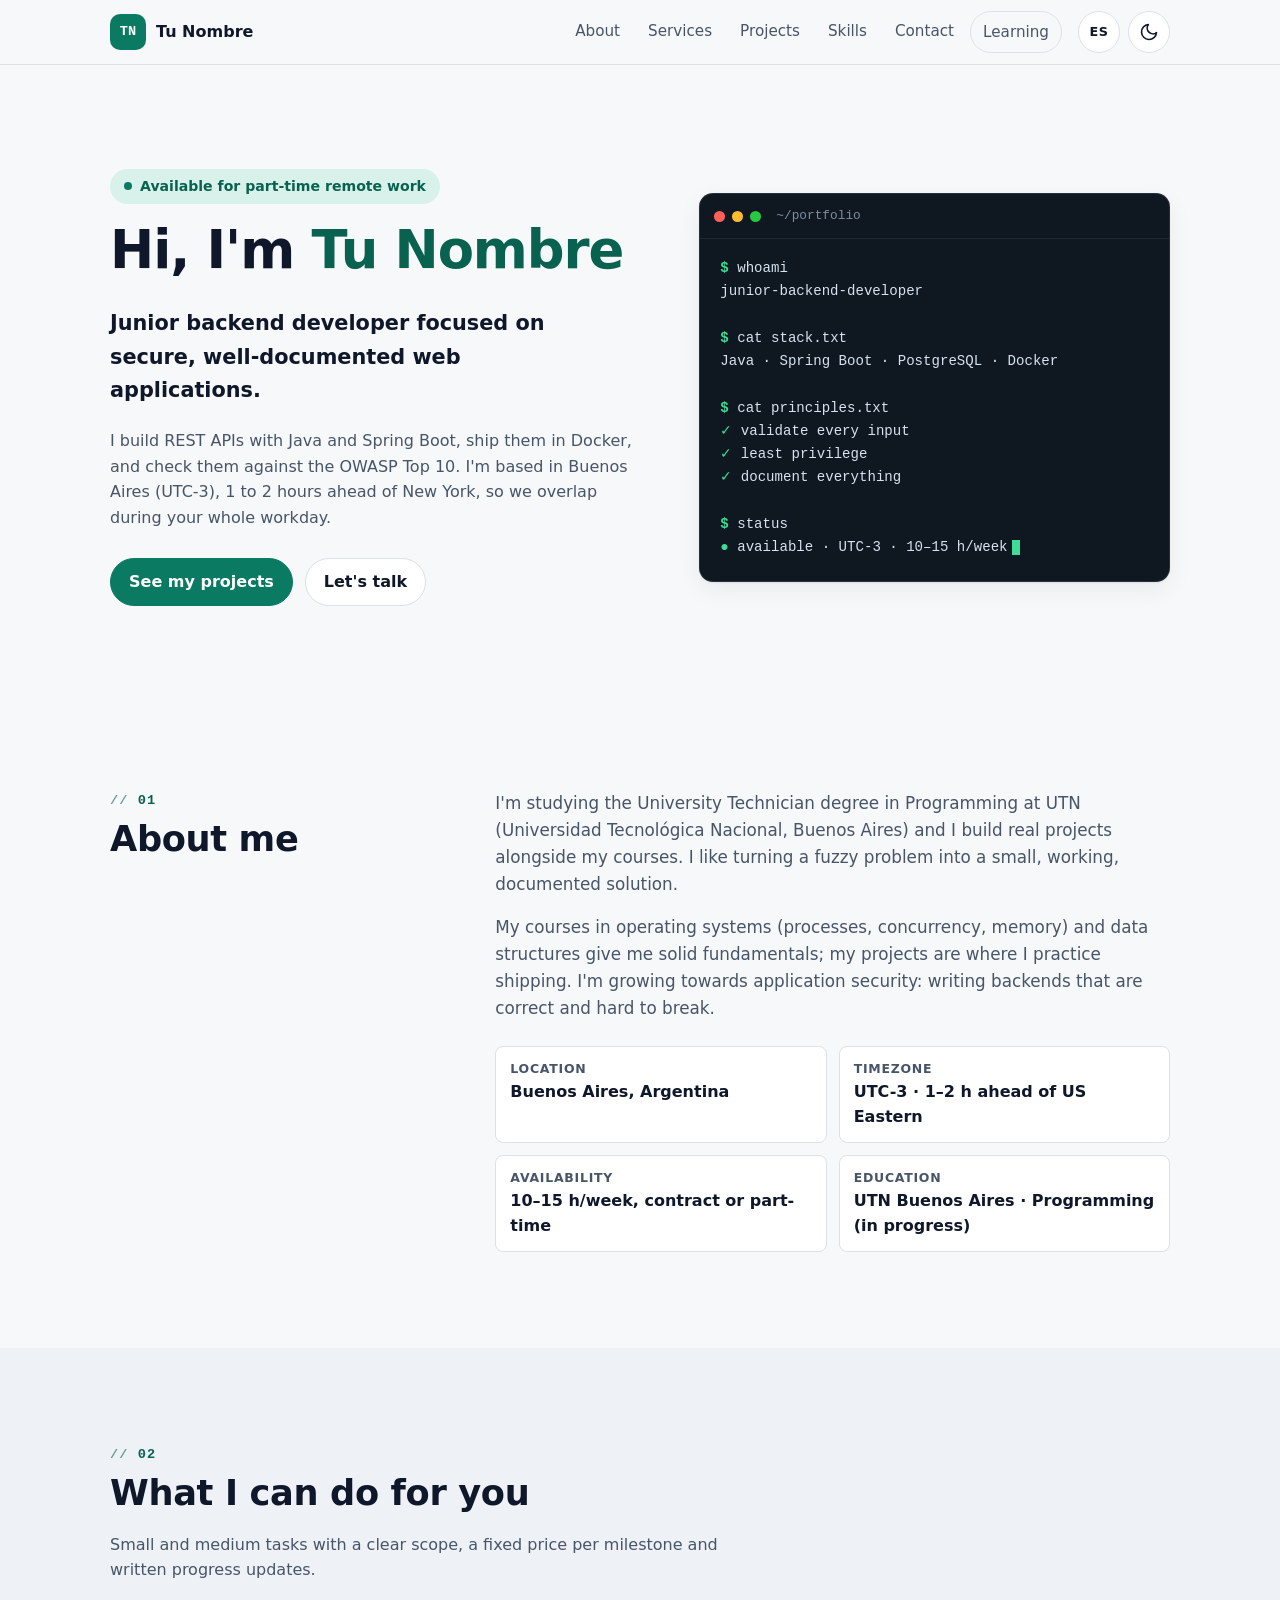
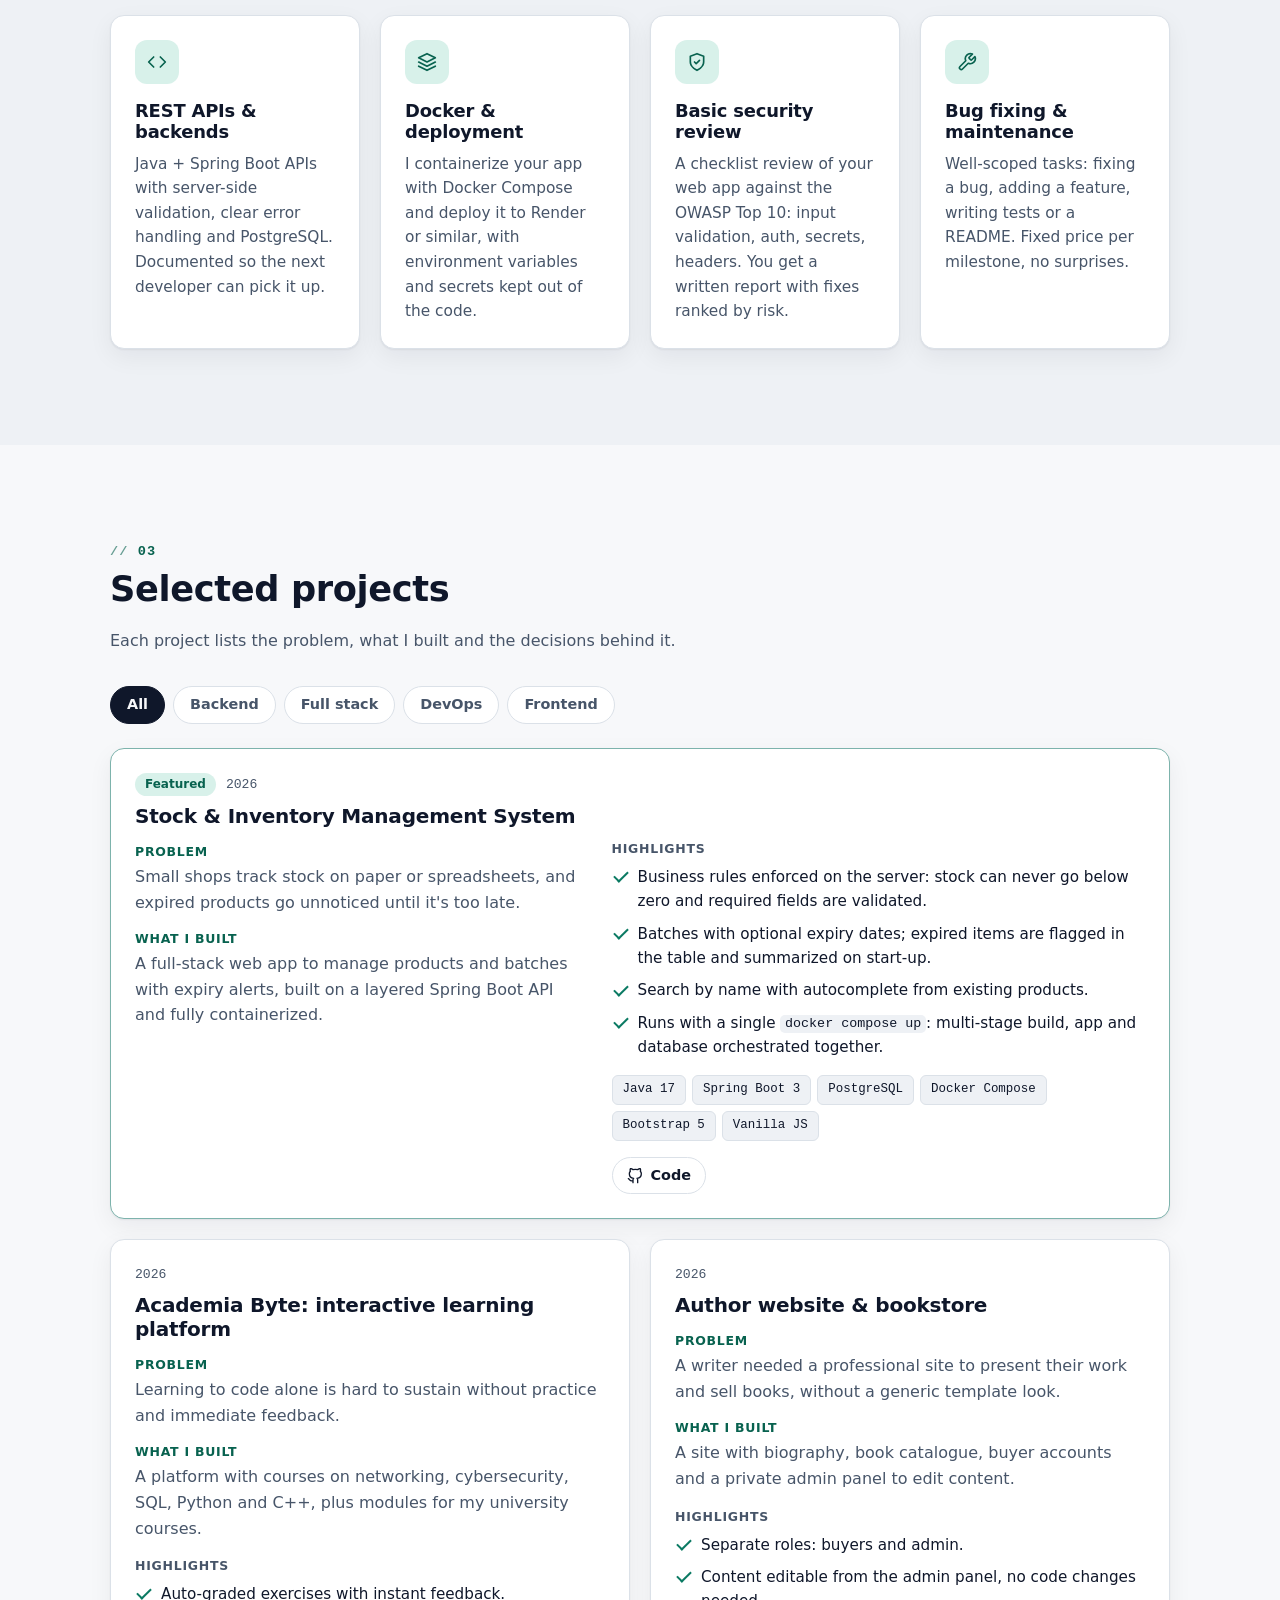
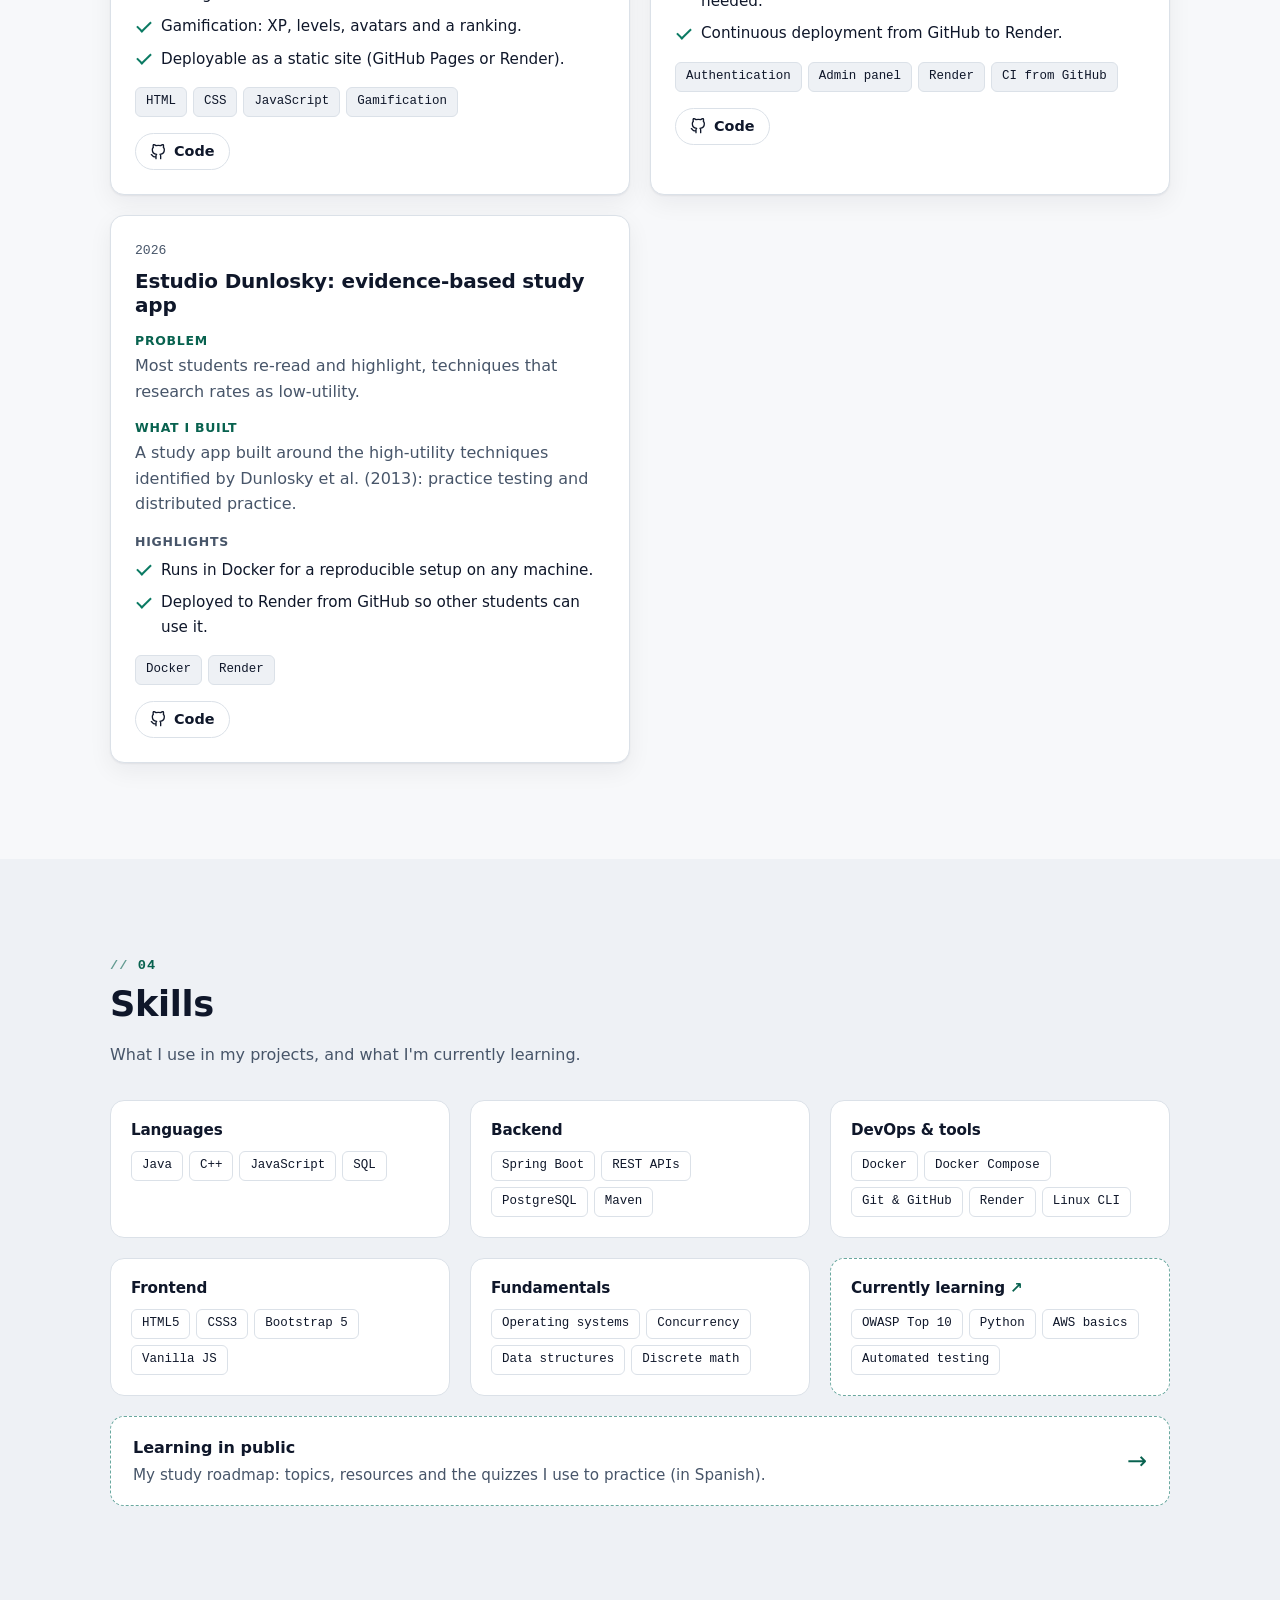
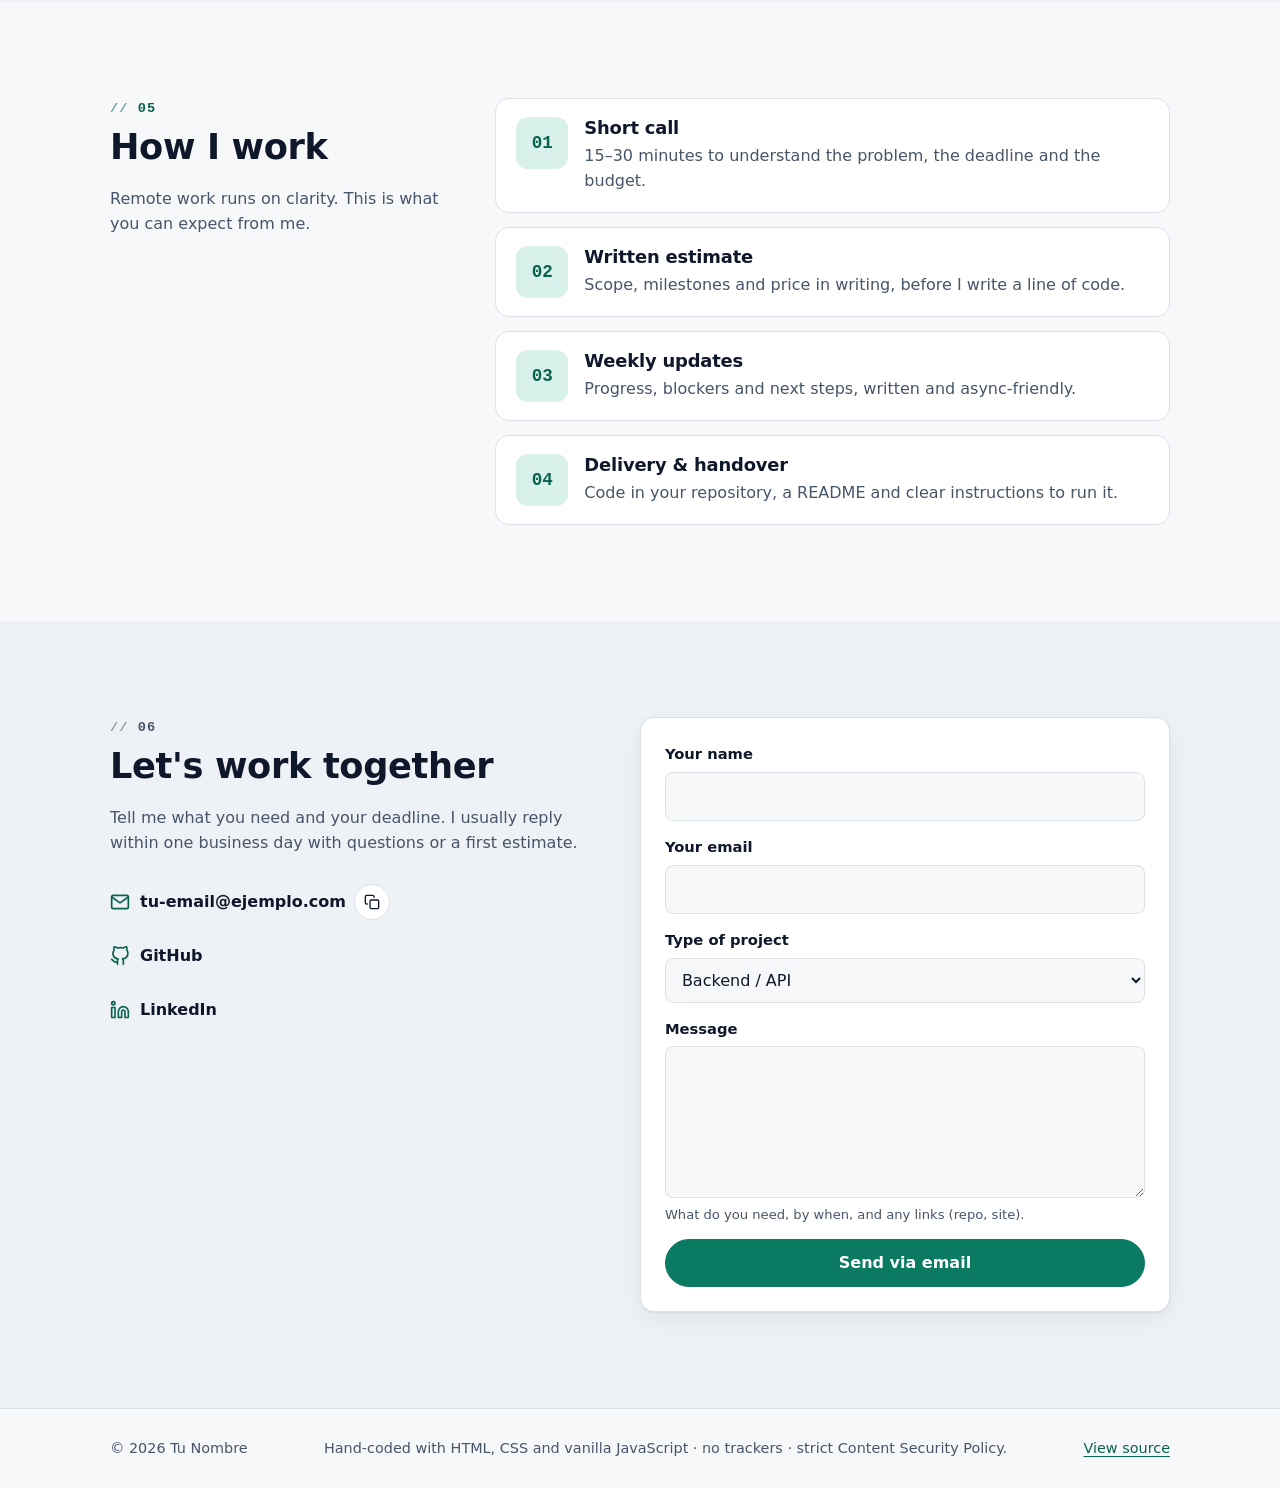
<file: index.html>
<!DOCTYPE html>
<html lang="en">
<head>
  <meta charset="utf-8">
  <meta name="viewport" content="width=device-width, initial-scale=1">
  <!-- Seguridad: solo se ejecuta código propio (sin inline, sin terceros) -->
  <meta http-equiv="Content-Security-Policy" content="default-src 'self'; script-src 'self'; style-src 'self'; img-src 'self' data:; font-src 'self'; connect-src 'self'; object-src 'none'; base-uri 'self'; form-action 'none'">
  <meta name="referrer" content="strict-origin-when-cross-origin">

  <title>Tu Nombre · Junior Backend Developer</title>
  <meta name="description" content="Junior backend developer (Java, Spring Boot, PostgreSQL, Docker) focused on secure, well-documented web apps. Available for part-time remote work.">
  <meta name="author" content="Tu Nombre">
  <meta name="theme-color" content="#f7f8fa">

  <!-- Vista previa al compartir el link (LinkedIn, WhatsApp, Slack) -->
  <meta property="og:type" content="website">
  <meta property="og:title" content="Tu Nombre · Junior Backend Developer">
  <meta property="og:description" content="Java · Spring Boot · PostgreSQL · Docker. Available for part-time remote work (UTC-3).">
  <meta property="og:url" content="https://TU-USUARIO.github.io/portfolio/">
  <meta name="twitter:card" content="summary">

  <link rel="icon" href="assets/img/favicon.svg" type="image/svg+xml">
  <link rel="stylesheet" href="assets/css/styles.css">
  <script src="assets/js/theme-init.js"></script>
  <script src="assets/js/data.js" defer></script>
  <script src="assets/js/main.js" defer></script>
</head>
<body>
  <a class="skip-link" href="#main" data-i18n="skip">Skip to content</a>

  <header class="site-header">
    <div class="container header-inner">
      <a class="brand" href="#top">
        <span class="brand-mark" data-bind="initials" aria-hidden="true">TN</span>
        <span class="brand-name" data-bind="name">Tu Nombre</span>
      </a>

      <nav class="nav" id="site-nav" aria-label="Main">
        <ul>
          <li><a href="#about" data-i18n="navAbout">About</a></li>
          <li><a href="#services" data-i18n="navServices">Services</a></li>
          <li><a href="#projects" data-i18n="navProjects">Projects</a></li>
          <li><a href="#skills" data-i18n="navSkills">Skills</a></li>
          <li><a href="#contact" data-i18n="navContact">Contact</a></li>
          <li data-learn-link><a class="nav-learn" href="aprender.html" data-i18n="navLearn">Learning</a></li>
        </ul>
      </nav>

      <div class="header-actions">
        <button class="icon-btn lang-btn" id="lang-toggle" type="button" data-i18n-aria="langToggle" aria-label="Cambiar a español">ES</button>
        <button class="icon-btn" id="theme-toggle" type="button" data-i18n-aria="themeToggle" aria-label="Toggle dark mode" aria-pressed="false">
          <svg class="icon icon-moon" viewBox="0 0 24 24" aria-hidden="true" focusable="false"><path d="M21 12.79A9 9 0 1 1 11.21 3 7 7 0 0 0 21 12.79z"/></svg>
          <svg class="icon icon-sun" viewBox="0 0 24 24" aria-hidden="true" focusable="false"><circle cx="12" cy="12" r="5"/><line x1="12" y1="1" x2="12" y2="3"/><line x1="12" y1="21" x2="12" y2="23"/><line x1="4.22" y1="4.22" x2="5.64" y2="5.64"/><line x1="18.36" y1="18.36" x2="19.78" y2="19.78"/><line x1="1" y1="12" x2="3" y2="12"/><line x1="21" y1="12" x2="23" y2="12"/><line x1="4.22" y1="19.78" x2="5.64" y2="18.36"/><line x1="18.36" y1="5.64" x2="19.78" y2="4.22"/></svg>
        </button>
        <button class="icon-btn menu-btn" id="menu-toggle" type="button" aria-controls="site-nav" aria-expanded="false" data-i18n-aria="menuOpen" aria-label="Open menu">
          <svg class="icon" viewBox="0 0 24 24" aria-hidden="true" focusable="false"><line x1="3" y1="6" x2="21" y2="6"/><line x1="3" y1="12" x2="21" y2="12"/><line x1="3" y1="18" x2="21" y2="18"/></svg>
        </button>
      </div>
    </div>
  </header>

  <main id="main">
    <!-- ============ HERO ============ -->
    <section class="hero" id="top">
      <div class="container hero-grid">
        <div class="hero-copy">
          <p class="badge"><span class="dot" aria-hidden="true"></span><span data-i18n="available">Available for part-time remote work</span></p>
          <h1><span data-i18n="heroHello">Hi, I'm</span> <span class="accent" data-bind="name">Tu Nombre</span></h1>
          <p class="hero-role" data-i18n="heroRole">Junior backend developer focused on secure, well-documented web applications.</p>
          <p class="hero-text" data-i18n="heroText">I build REST APIs with Java and Spring Boot, ship them in Docker, and check them against the OWASP Top 10.</p>
          <div class="cta-row">
            <a class="btn btn-primary" href="#projects" data-i18n="ctaProjects">See my projects</a>
            <a class="btn" href="#contact" data-i18n="ctaContact">Let's talk</a>
            <a class="btn btn-link" id="cv-link" href="#top" hidden data-i18n="ctaCv">Download CV</a>
          </div>
        </div>

        <div class="terminal" role="img" data-i18n-aria="terminalLabel" aria-label="Terminal summary">
          <div class="terminal-bar" aria-hidden="true">
            <span class="tdot"></span><span class="tdot"></span><span class="tdot"></span>
            <span class="terminal-title">~/portfolio</span>
          </div>
<pre class="terminal-body" aria-hidden="true"><span class="t-prompt">$</span> whoami
<span class="t-out">junior-backend-developer</span>

<span class="t-prompt">$</span> cat stack.txt
<span class="t-out">Java · Spring Boot · PostgreSQL · Docker</span>

<span class="t-prompt">$</span> cat principles.txt
<span class="t-ok">✓</span> validate every input
<span class="t-ok">✓</span> least privilege
<span class="t-ok">✓</span> document everything

<span class="t-prompt">$</span> status
<span class="t-ok">●</span> <span class="t-out">available · UTC-3 · 10–15 h/week</span><span class="t-cursor"></span></pre>
        </div>
      </div>
    </section>

    <!-- ============ SOBRE MÍ ============ -->
    <section class="section" id="about" aria-labelledby="about-title">
      <div class="container two-col">
        <div class="section-head">
          <p class="eyebrow">01</p>
          <h2 id="about-title" data-i18n="aboutTitle">About me</h2>
        </div>
        <div class="about-body">
          <p data-i18n="aboutP1">I'm studying the University Technician degree in Programming at UTN Buenos Aires and I build real projects alongside my courses.</p>
          <p data-i18n="aboutP2">I'm growing towards application security: writing backends that are correct and hard to break.</p>
          <ul class="facts" id="facts"></ul>
        </div>
      </div>
    </section>

    <!-- ============ SERVICIOS ============ -->
    <section class="section section-alt" id="services" aria-labelledby="services-title">
      <div class="container">
        <div class="section-head">
          <p class="eyebrow">02</p>
          <h2 id="services-title" data-i18n="servicesTitle">What I can do for you</h2>
          <p class="section-intro" data-i18n="servicesIntro">Small and medium tasks with a clear scope.</p>
        </div>
        <div class="grid grid-4" id="services-grid"></div>
      </div>
    </section>

    <!-- ============ PROYECTOS ============ -->
    <section class="section" id="projects" aria-labelledby="projects-title">
      <div class="container">
        <div class="section-head">
          <p class="eyebrow">03</p>
          <h2 id="projects-title" data-i18n="projectsTitle">Selected projects</h2>
          <p class="section-intro" data-i18n="projectsIntro">Each project lists the problem, what I built and the decisions behind it.</p>
        </div>
        <div class="filters" id="project-filters" role="group" aria-label="Filter projects"></div>
        <p class="sr-only" id="projects-count" role="status" aria-live="polite"></p>
        <div class="projects" id="projects-grid">
          <noscript><p>Enable JavaScript to see the projects, or visit my GitHub profile.</p></noscript>
        </div>
      </div>
    </section>

    <!-- ============ HABILIDADES ============ -->
    <section class="section section-alt" id="skills" aria-labelledby="skills-title">
      <div class="container">
        <div class="section-head">
          <p class="eyebrow">04</p>
          <h2 id="skills-title" data-i18n="skillsTitle">Skills</h2>
          <p class="section-intro" data-i18n="skillsIntro">What I use in my projects, and what I'm currently learning.</p>
        </div>
        <div class="grid grid-3" id="skills-grid"></div>
        <a class="learn-callout" href="aprender.html" data-learn-link>
          <span class="learn-callout-text">
            <strong data-i18n="learnTitle">Learning in public</strong>
            <span data-i18n="learnText">My study roadmap: topics, resources and the quizzes I use to practice.</span>
          </span>
          <span class="learn-callout-arrow" aria-hidden="true">→</span>
        </a>
      </div>
    </section>

    <!-- ============ CÓMO TRABAJO ============ -->
    <section class="section" id="process" aria-labelledby="process-title">
      <div class="container two-col">
        <div class="section-head">
          <p class="eyebrow">05</p>
          <h2 id="process-title" data-i18n="processTitle">How I work</h2>
          <p class="section-intro" data-i18n="processIntro">Remote work runs on clarity.</p>
        </div>
        <ol class="steps" id="process-list"></ol>
      </div>
    </section>

    <!-- ============ CONTACTO ============ -->
    <section class="section section-alt" id="contact" aria-labelledby="contact-title">
      <div class="container contact-grid">
        <div class="contact-info">
          <p class="eyebrow">06</p>
          <h2 id="contact-title" data-i18n="contactTitle">Let's work together</h2>
          <p data-i18n="contactText">Tell me what you need and your deadline.</p>

          <ul class="contact-links">
            <li class="email-row">
              <a id="email-link" class="contact-link" href="mailto:tu-email@ejemplo.com">
                <svg class="icon" viewBox="0 0 24 24" aria-hidden="true" focusable="false"><path d="M4 4h16c1.1 0 2 .9 2 2v12c0 1.1-.9 2-2 2H4c-1.1 0-2-.9-2-2V6c0-1.1.9-2 2-2z"/><polyline points="22,6 12,13 2,6"/></svg>
                <span data-bind="email">tu-email@ejemplo.com</span>
              </a>
              <button class="icon-btn icon-btn-sm" id="copy-email" type="button" data-i18n-aria="copyEmail" data-i18n-title="copyEmail" aria-label="Copy email" title="Copy email">
                <svg class="icon" viewBox="0 0 24 24" aria-hidden="true" focusable="false"><rect x="9" y="9" width="13" height="13" rx="2"/><path d="M5 15H4a2 2 0 0 1-2-2V4a2 2 0 0 1 2-2h9a2 2 0 0 1 2 2v1"/></svg>
              </button>
            </li>
            <li>
              <a id="github-link" class="contact-link" href="https://github.com/" target="_blank" rel="me noopener noreferrer">
                <svg class="icon" viewBox="0 0 24 24" aria-hidden="true" focusable="false"><path d="M9 19c-5 1.5-5-2.5-7-3m14 6v-3.87a3.37 3.37 0 0 0-.94-2.61c3.14-.35 6.44-1.54 6.44-7A5.44 5.44 0 0 0 20 4.77 5.07 5.07 0 0 0 19.91 1S18.73.65 16 2.48a13.38 13.38 0 0 0-7 0C6.27.65 5.09 1 5.09 1A5.07 5.07 0 0 0 5 4.77a5.44 5.44 0 0 0-1.5 3.78c0 5.42 3.3 6.61 6.44 7A3.37 3.37 0 0 0 9 18.13V22"/></svg>
                <span>GitHub</span>
              </a>
            </li>
            <li>
              <a id="linkedin-link" class="contact-link" href="https://www.linkedin.com/" target="_blank" rel="me noopener noreferrer">
                <svg class="icon" viewBox="0 0 24 24" aria-hidden="true" focusable="false"><path d="M16 8a6 6 0 0 1 6 6v7h-4v-7a2 2 0 0 0-2-2 2 2 0 0 0-2 2v7h-4v-7a6 6 0 0 1 6-6z"/><rect x="2" y="9" width="4" height="12"/><circle cx="4" cy="4" r="2"/></svg>
                <span>LinkedIn</span>
              </a>
            </li>
          </ul>
          <p class="status" id="copy-status" role="status" aria-live="polite"></p>
        </div>

        <form class="card form" id="contact-form" novalidate>
          <div class="field">
            <label for="f-name" data-i18n="formName">Your name</label>
            <input id="f-name" name="name" type="text" required maxlength="80" autocomplete="name" aria-describedby="f-name-error">
            <p class="field-error" id="f-name-error"></p>
          </div>
          <div class="field">
            <label for="f-email" data-i18n="formEmail">Your email</label>
            <input id="f-email" name="email" type="email" required maxlength="120" autocomplete="email" aria-describedby="f-email-error">
            <p class="field-error" id="f-email-error"></p>
          </div>
          <div class="field">
            <label for="f-type" data-i18n="formType">Type of project</label>
            <select id="f-type" name="type">
              <option value="api" data-i18n="typeApi">Backend / API</option>
              <option value="docker" data-i18n="typeDocker">Docker &amp; deployment</option>
              <option value="security" data-i18n="typeSecurity">Security review</option>
              <option value="bug" data-i18n="typeBug">Bug fix / maintenance</option>
              <option value="other" data-i18n="typeOther">Other</option>
            </select>
          </div>
          <div class="field">
            <label for="f-msg" data-i18n="formMessage">Message</label>
            <textarea id="f-msg" name="message" rows="5" required minlength="20" maxlength="2000" aria-describedby="f-msg-hint f-msg-error"></textarea>
            <p class="field-hint" id="f-msg-hint" data-i18n="formHint">What do you need, by when, and any links.</p>
            <p class="field-error" id="f-msg-error"></p>
          </div>
          <button class="btn btn-primary btn-block" type="submit" data-i18n="formSend">Send via email</button>
          <p class="status" id="form-status" role="status" aria-live="polite"></p>
        </form>
      </div>
    </section>
  </main>

  <footer class="site-footer">
    <div class="container footer-inner">
      <p>© <span id="year">2026</span> <span data-bind="name">Tu Nombre</span></p>
      <p class="footer-note" data-i18n="footerBuilt">Hand-coded with HTML, CSS and vanilla JavaScript · no trackers · strict Content Security Policy.</p>
      <p><a id="source-link" href="https://github.com/" target="_blank" rel="noopener noreferrer" data-i18n="footerSource">View source</a></p>
    </div>
  </footer>
</body>
</html>
</file>
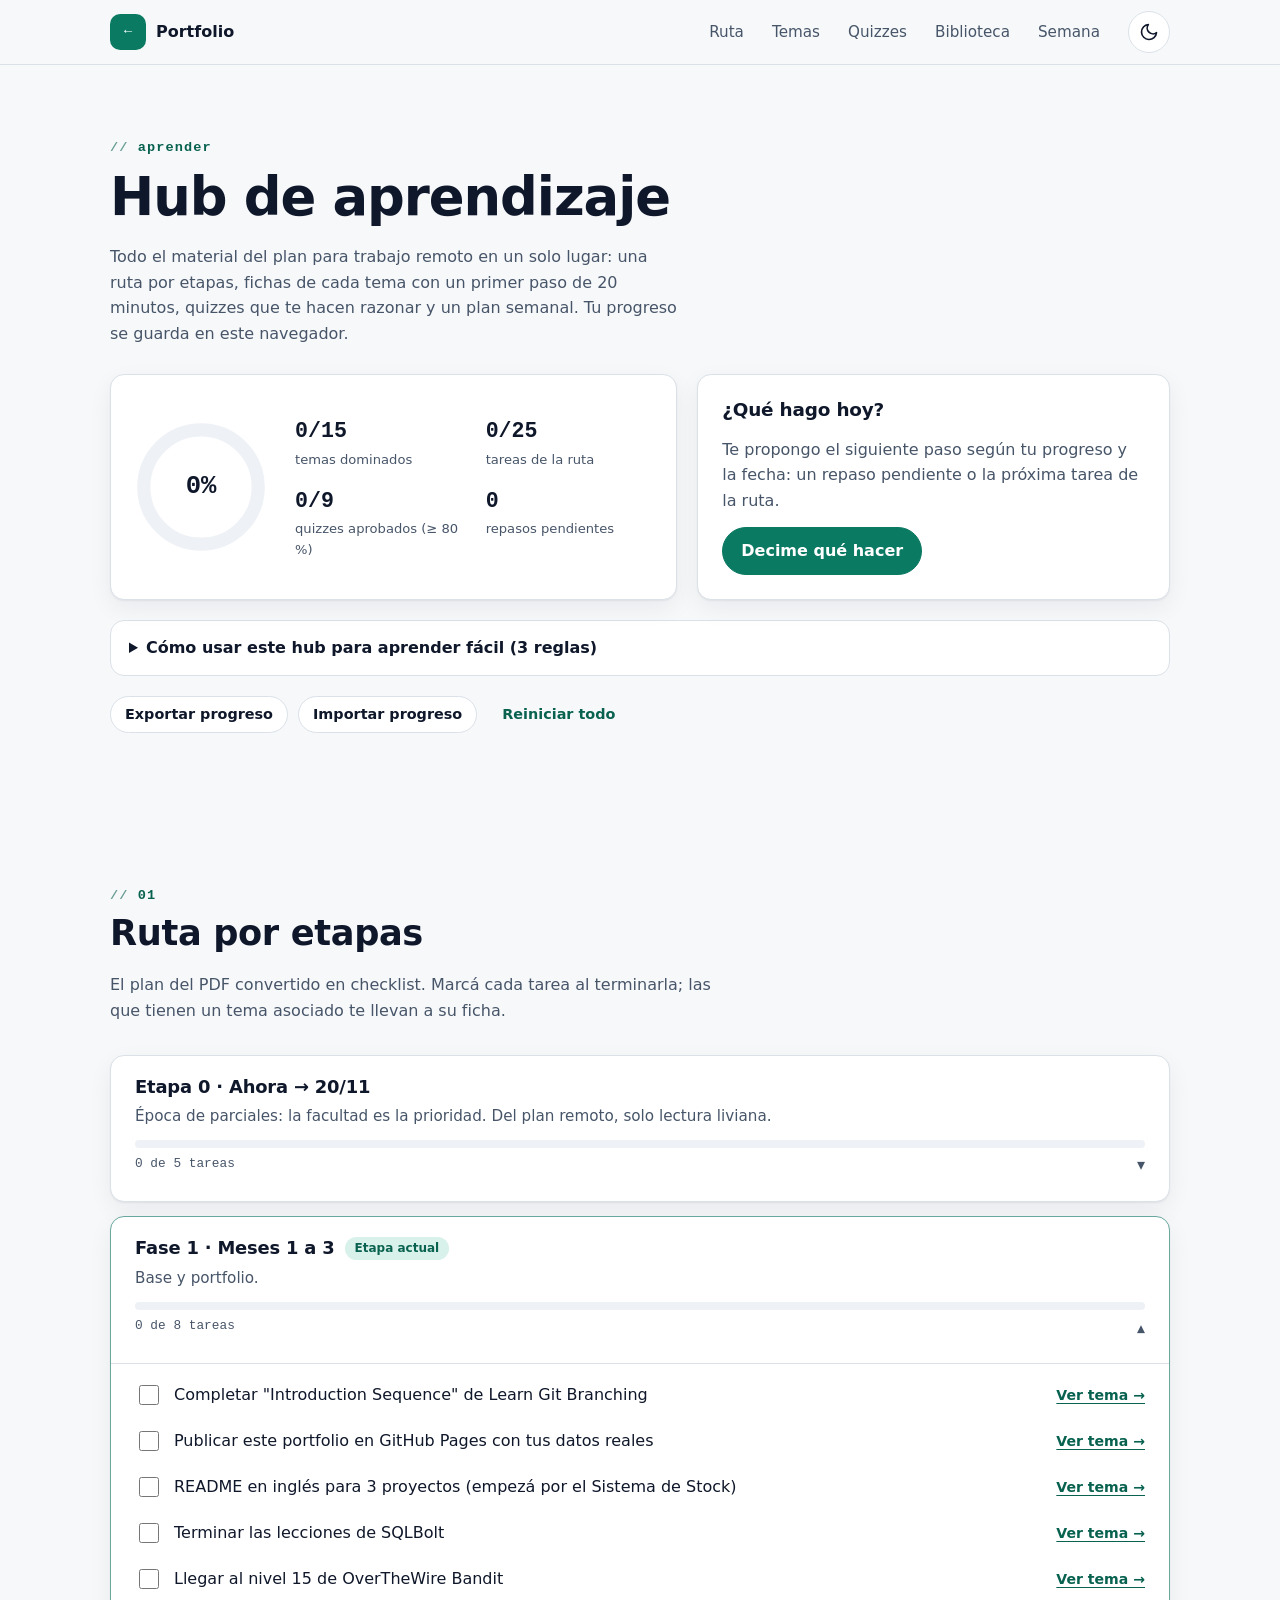
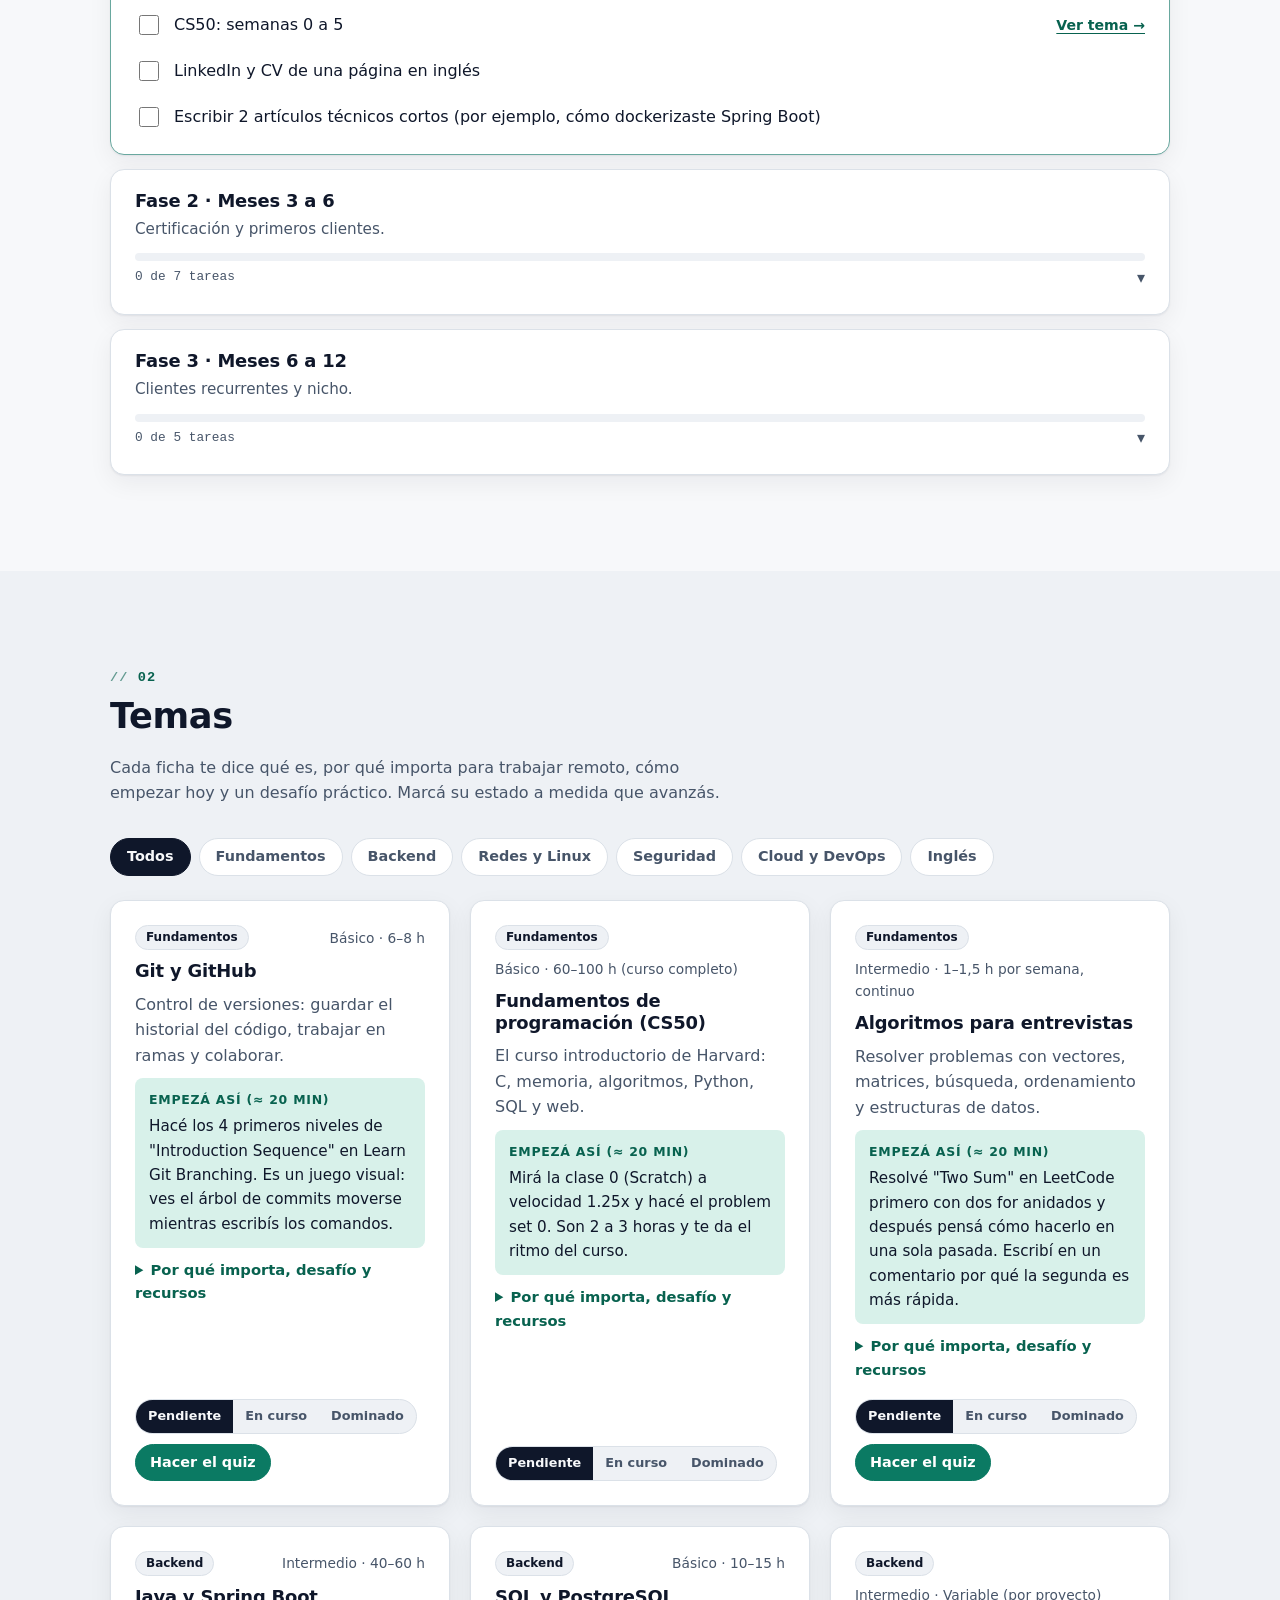
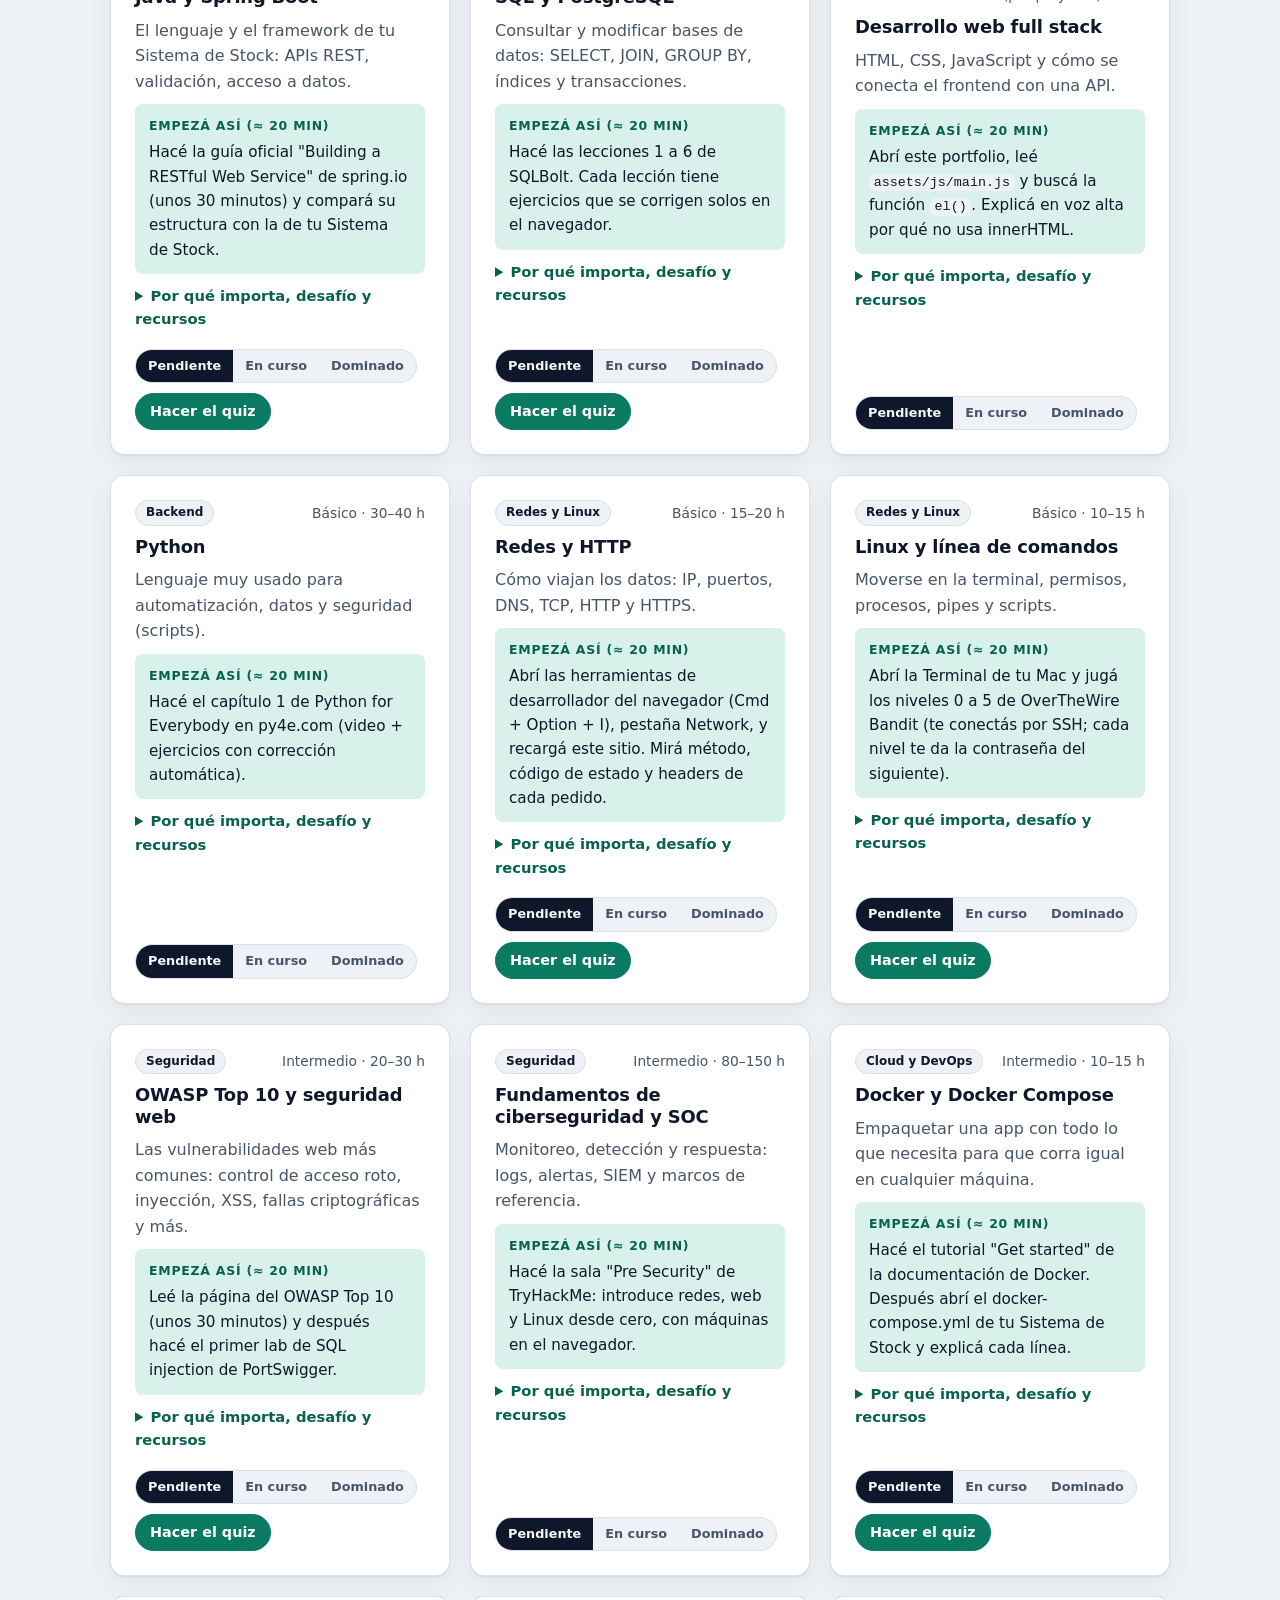
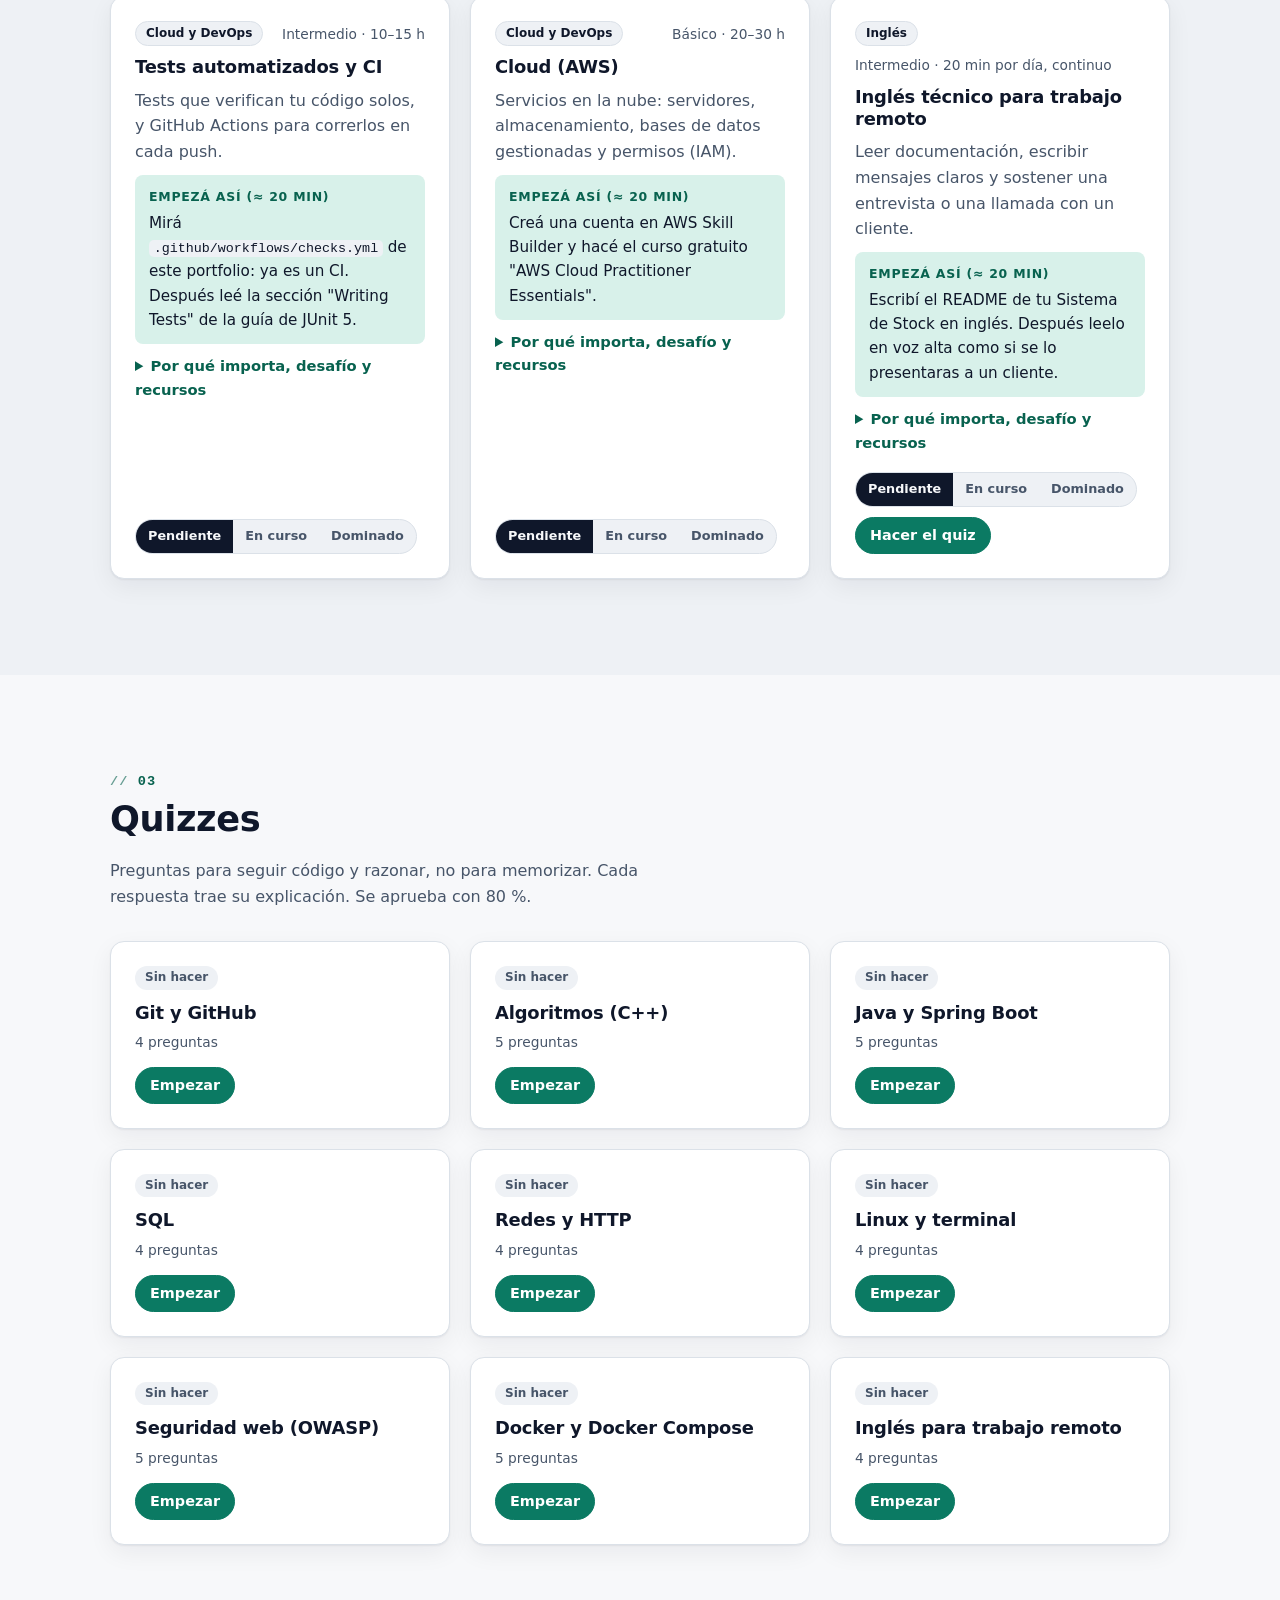
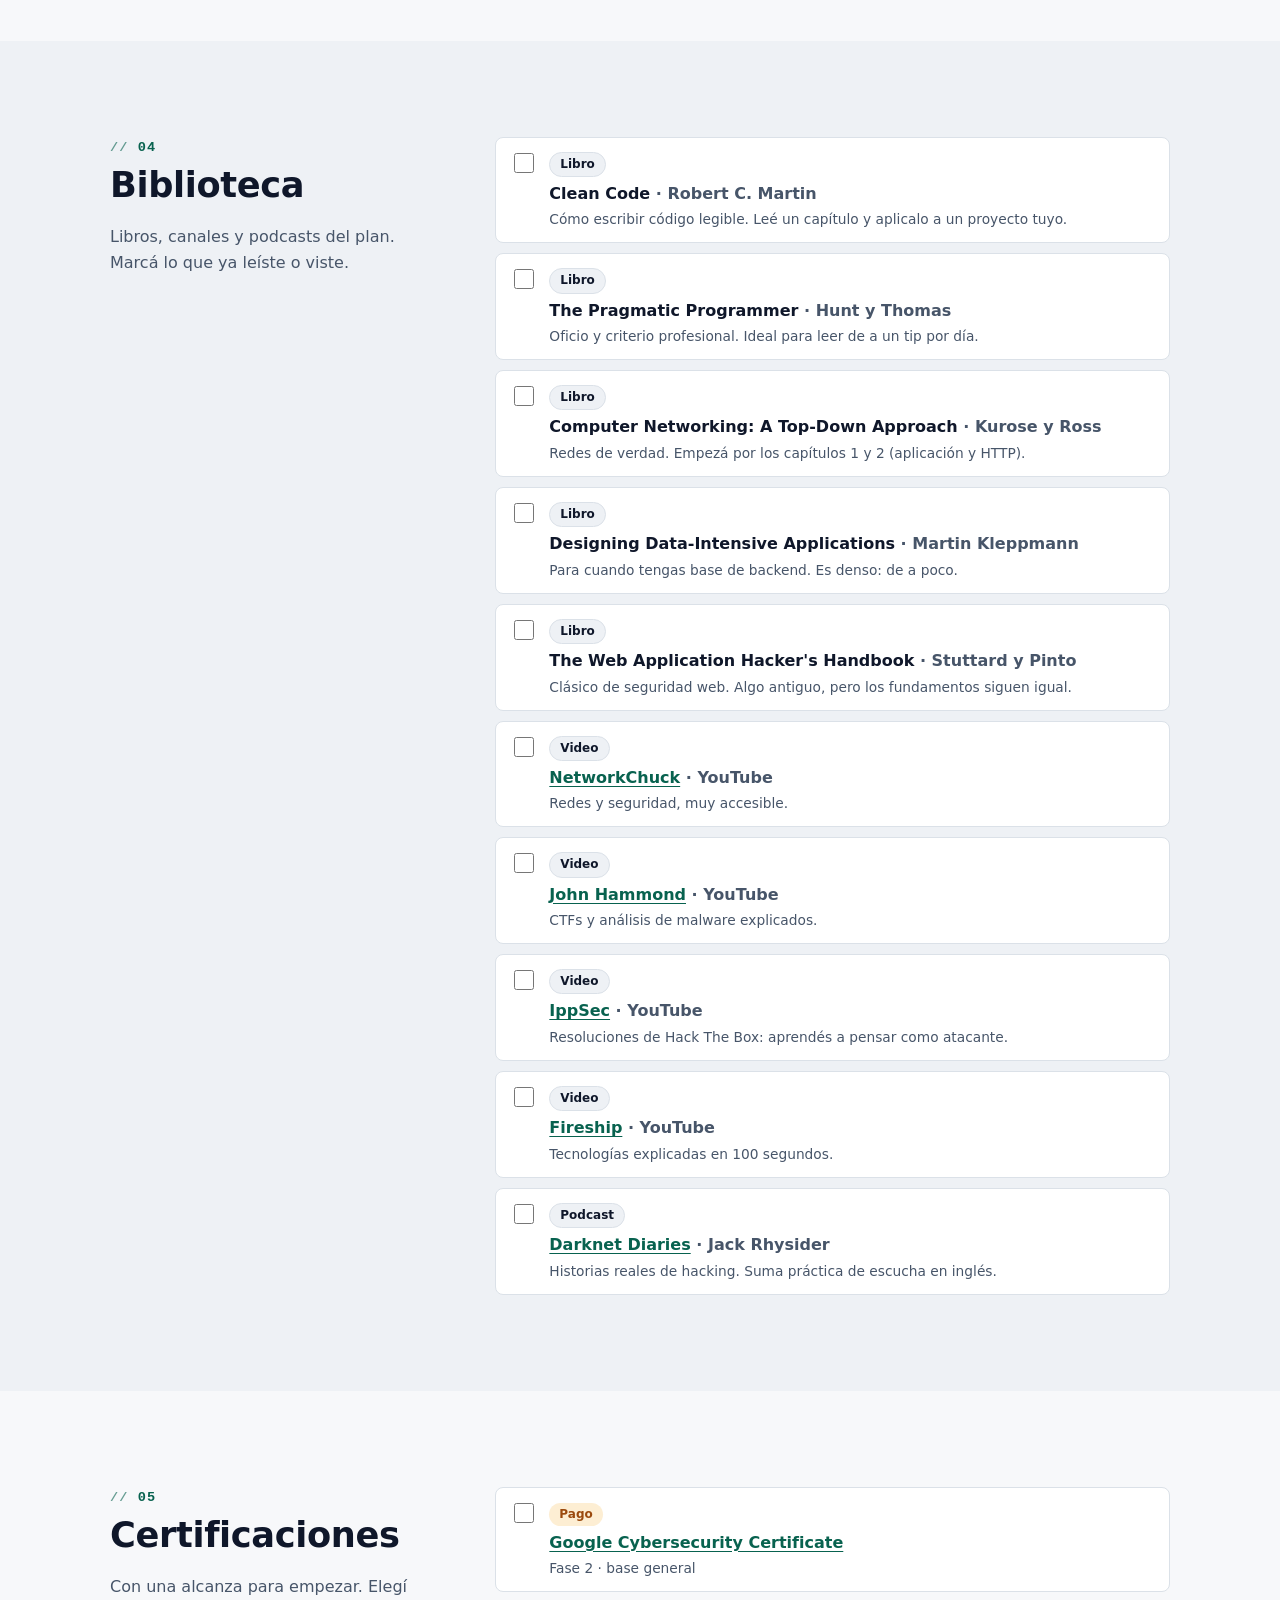
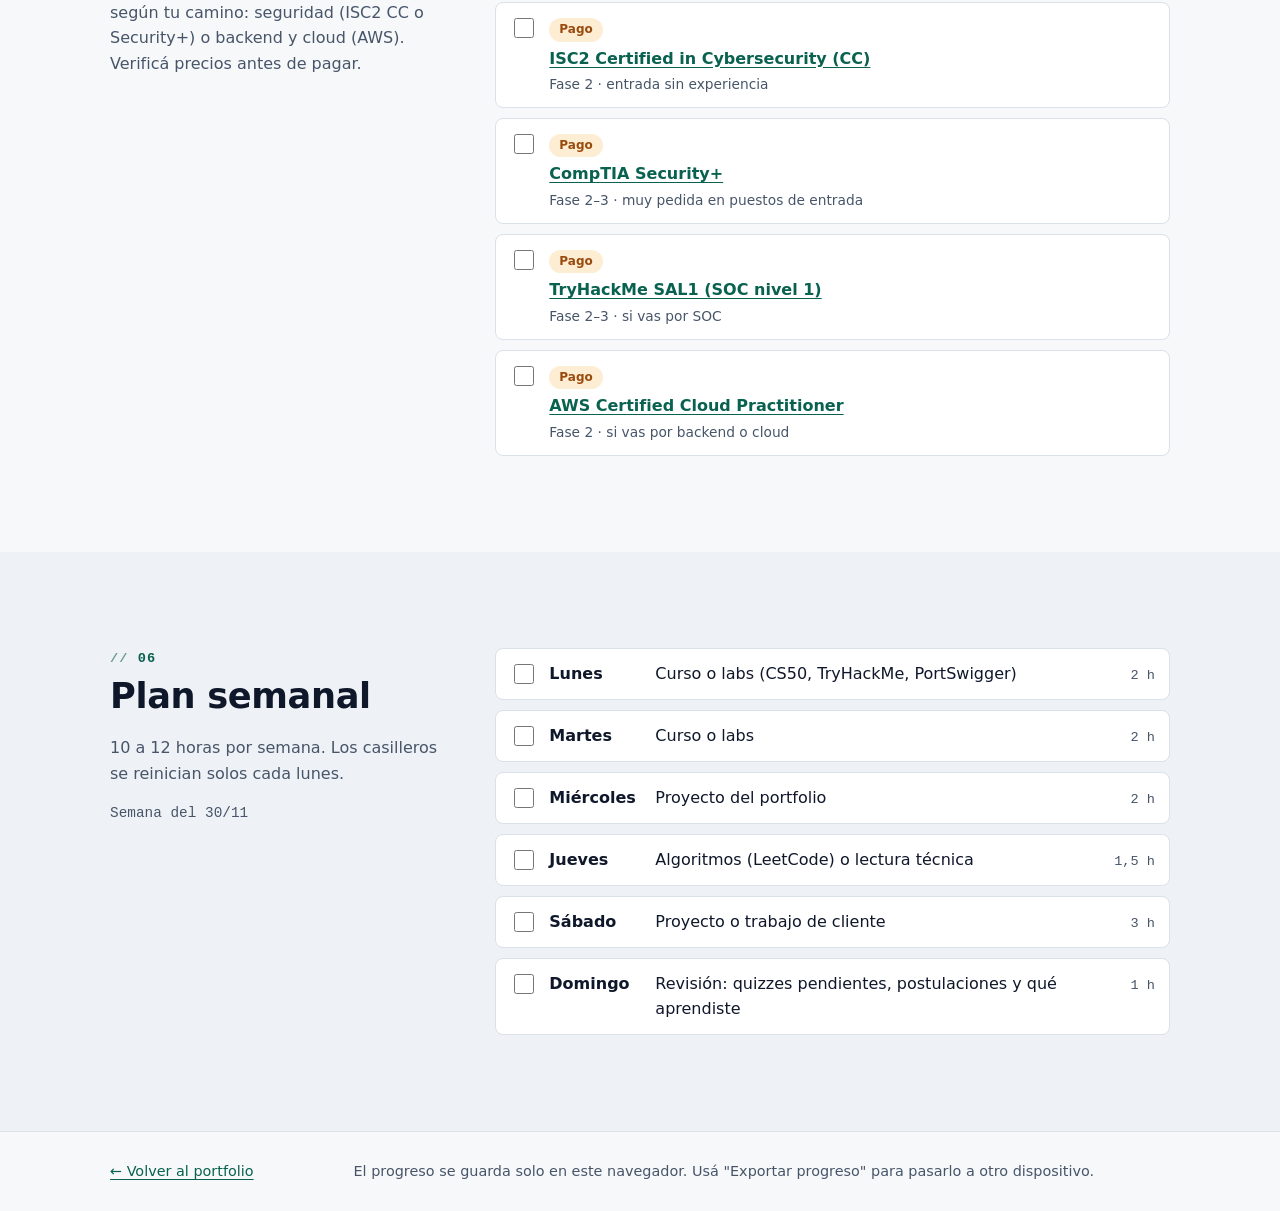
<file: aprender.html>
<!DOCTYPE html>
<html lang="es">
<head>
  <meta charset="utf-8">
  <meta name="viewport" content="width=device-width, initial-scale=1">
  <meta http-equiv="Content-Security-Policy" content="default-src 'self'; script-src 'self'; style-src 'self'; img-src 'self' data:; font-src 'self'; connect-src 'self'; object-src 'none'; base-uri 'self'; form-action 'none'">
  <meta name="referrer" content="strict-origin-when-cross-origin">
  <title>Hub de aprendizaje · Ruta para trabajo remoto</title>
  <meta name="description" content="Ruta interactiva para aprender programación backend y seguridad web: temas, recursos, quizzes de razonamiento y plan semanal.">
  <meta name="theme-color" content="#f7f8fa">
  <link rel="icon" href="assets/img/favicon.svg" type="image/svg+xml">
  <link rel="stylesheet" href="assets/css/styles.css">
  <link rel="stylesheet" href="assets/css/learn.css">
  <script src="assets/js/theme-init.js"></script>
  <script src="assets/js/learn-data.js" defer></script>
  <script src="assets/js/learn.js" defer></script>
</head>
<body>
  <a class="skip-link" href="#main">Saltar al contenido</a>

  <header class="site-header">
    <div class="container header-inner">
      <a class="brand" href="index.html">
        <span class="brand-mark" aria-hidden="true">←</span>
        <span class="brand-name">Portfolio</span>
      </a>
      <nav class="nav" id="site-nav" aria-label="Secciones">
        <ul>
          <li><a href="#ruta">Ruta</a></li>
          <li><a href="#temas">Temas</a></li>
          <li><a href="#quizzes">Quizzes</a></li>
          <li><a href="#biblioteca">Biblioteca</a></li>
          <li><a href="#semana">Semana</a></li>
        </ul>
      </nav>
      <div class="header-actions">
        <button class="icon-btn" id="theme-toggle" type="button" aria-label="Cambiar modo oscuro" aria-pressed="false">
          <svg class="icon icon-moon" viewBox="0 0 24 24" aria-hidden="true" focusable="false"><path d="M21 12.79A9 9 0 1 1 11.21 3 7 7 0 0 0 21 12.79z"/></svg>
          <svg class="icon icon-sun" viewBox="0 0 24 24" aria-hidden="true" focusable="false"><circle cx="12" cy="12" r="5"/><line x1="12" y1="1" x2="12" y2="3"/><line x1="12" y1="21" x2="12" y2="23"/><line x1="4.22" y1="4.22" x2="5.64" y2="5.64"/><line x1="18.36" y1="18.36" x2="19.78" y2="19.78"/><line x1="1" y1="12" x2="3" y2="12"/><line x1="21" y1="12" x2="23" y2="12"/><line x1="4.22" y1="19.78" x2="5.64" y2="18.36"/><line x1="18.36" y1="5.64" x2="19.78" y2="4.22"/></svg>
        </button>
        <button class="icon-btn menu-btn" id="menu-toggle" type="button" aria-controls="site-nav" aria-expanded="false" aria-label="Abrir menú">
          <svg class="icon" viewBox="0 0 24 24" aria-hidden="true" focusable="false"><line x1="3" y1="6" x2="21" y2="6"/><line x1="3" y1="12" x2="21" y2="12"/><line x1="3" y1="18" x2="21" y2="18"/></svg>
        </button>
      </div>
    </div>
  </header>

  <main id="main">
    <!-- ============ PANEL PRINCIPAL ============ -->
    <section class="learn-hero">
      <div class="container">
        <p class="eyebrow">aprender</p>
        <h1>Hub de aprendizaje</h1>
        <p class="hero-text">Todo el material del plan para trabajo remoto en un solo lugar: una ruta por etapas, fichas de cada tema con un primer paso de 20 minutos, quizzes que te hacen razonar y un plan semanal. Tu progreso se guarda en este navegador.</p>

        <div class="exam-banner" id="exam-banner" hidden>
          <strong>Época de parciales.</strong>
          <span id="exam-banner-text">Hasta el 20/11 la prioridad es la facultad. Del plan remoto, solo lectura liviana.</span>
        </div>

        <div class="dashboard">
          <div class="card progress-card">
            <div class="ring" id="overall-ring" role="img" aria-label="Progreso total">
              <svg viewBox="0 0 120 120" aria-hidden="true" focusable="false">
                <circle class="ring-bg" cx="60" cy="60" r="52"/>
                <circle class="ring-fg" id="ring-fg" cx="60" cy="60" r="52"/>
              </svg>
              <span class="ring-label" id="overall-pct">0%</span>
            </div>
            <ul class="stats">
              <li><span class="stat-num" id="stat-topics">0/0</span><span class="stat-label">temas dominados</span></li>
              <li><span class="stat-num" id="stat-tasks">0/0</span><span class="stat-label">tareas de la ruta</span></li>
              <li><span class="stat-num" id="stat-quizzes">0/0</span><span class="stat-label">quizzes aprobados (≥ 80 %)</span></li>
              <li><span class="stat-num" id="stat-due">0</span><span class="stat-label">repasos pendientes</span></li>
            </ul>
          </div>

          <div class="card today-card">
            <h2 class="h3">¿Qué hago hoy?</h2>
            <p class="muted">Te propongo el siguiente paso según tu progreso y la fecha: un repaso pendiente o la próxima tarea de la ruta.</p>
            <button class="btn btn-primary" id="today-btn" type="button">Decime qué hacer</button>
            <div class="today-result" id="today-result" role="status" aria-live="polite"></div>
          </div>
        </div>

        <details class="how-to">
          <summary>Cómo usar este hub para aprender fácil (3 reglas)</summary>
          <ol>
            <li><strong>Empezá chico.</strong> Cada tema tiene un paso de unos 20 minutos. Hacé solo eso: arrancar es lo más difícil.</li>
            <li><strong>Evocá, no releas.</strong> Hacé el quiz <em>sin mirar</em> los apuntes. Equivocarte y leer la explicación es justamente lo que fija el conocimiento (práctica de evocación).</li>
            <li><strong>Espaciá.</strong> Si sacás menos de 80 %, el quiz vuelve a aparecer mañana; si aprobás, en 7 días. Hacé los repasos pendientes antes de empezar algo nuevo.</li>
          </ol>
        </details>

        <div class="data-actions">
          <button class="btn btn-small" id="export-btn" type="button">Exportar progreso</button>
          <label class="btn btn-small" for="import-file">Importar progreso</label>
          <input class="sr-only" id="import-file" type="file" accept="application/json,.json">
          <button class="btn btn-small btn-link" id="reset-btn" type="button">Reiniciar todo</button>
          <p class="status" id="data-status" role="status" aria-live="polite"></p>
        </div>
      </div>
    </section>

    <!-- ============ RUTA ============ -->
    <section class="section" id="ruta" aria-labelledby="ruta-title">
      <div class="container">
        <div class="section-head">
          <p class="eyebrow">01</p>
          <h2 id="ruta-title">Ruta por etapas</h2>
          <p class="section-intro">El plan del PDF convertido en checklist. Marcá cada tarea al terminarla; las que tienen un tema asociado te llevan a su ficha.</p>
        </div>
        <div class="stages" id="stages"></div>
      </div>
    </section>

    <!-- ============ TEMAS ============ -->
    <section class="section section-alt" id="temas" aria-labelledby="temas-title">
      <div class="container">
        <div class="section-head">
          <p class="eyebrow">02</p>
          <h2 id="temas-title">Temas</h2>
          <p class="section-intro">Cada ficha te dice qué es, por qué importa para trabajar remoto, cómo empezar hoy y un desafío práctico. Marcá su estado a medida que avanzás.</p>
        </div>
        <div class="filters" id="track-filters" role="group" aria-label="Filtrar temas por área"></div>
        <p class="sr-only" id="topics-count" role="status" aria-live="polite"></p>
        <div class="topics" id="topics"></div>
      </div>
    </section>

    <!-- ============ QUIZZES ============ -->
    <section class="section" id="quizzes" aria-labelledby="quizzes-title">
      <div class="container">
        <div class="section-head">
          <p class="eyebrow">03</p>
          <h2 id="quizzes-title">Quizzes</h2>
          <p class="section-intro">Preguntas para seguir código y razonar, no para memorizar. Cada respuesta trae su explicación. Se aprueba con 80 %.</p>
        </div>
        <div class="grid grid-3" id="quiz-list"></div>
      </div>
    </section>

    <!-- ============ BIBLIOTECA ============ -->
    <section class="section section-alt" id="biblioteca" aria-labelledby="biblioteca-title">
      <div class="container two-col">
        <div class="section-head">
          <p class="eyebrow">04</p>
          <h2 id="biblioteca-title">Biblioteca</h2>
          <p class="section-intro">Libros, canales y podcasts del plan. Marcá lo que ya leíste o viste.</p>
        </div>
        <ul class="library" id="library"></ul>
      </div>
    </section>

    <!-- ============ CERTIFICACIONES ============ -->
    <section class="section" id="certificaciones" aria-labelledby="cert-title">
      <div class="container two-col">
        <div class="section-head">
          <p class="eyebrow">05</p>
          <h2 id="cert-title">Certificaciones</h2>
          <p class="section-intro">Con una alcanza para empezar. Elegí según tu camino: seguridad (ISC2 CC o Security+) o backend y cloud (AWS). Verificá precios antes de pagar.</p>
        </div>
        <ul class="library" id="certs"></ul>
      </div>
    </section>

    <!-- ============ SEMANA ============ -->
    <section class="section section-alt" id="semana" aria-labelledby="semana-title">
      <div class="container two-col">
        <div class="section-head">
          <p class="eyebrow">06</p>
          <h2 id="semana-title">Plan semanal</h2>
          <p class="section-intro">10 a 12 horas por semana. Los casilleros se reinician solos cada lunes.</p>
          <p class="week-label" id="week-label"></p>
        </div>
        <ul class="week" id="week"></ul>
      </div>
    </section>
  </main>

  <footer class="site-footer">
    <div class="container footer-inner">
      <p><a href="index.html">← Volver al portfolio</a></p>
      <p class="footer-note">El progreso se guarda solo en este navegador. Usá "Exportar progreso" para pasarlo a otro dispositivo.</p>
    </div>
  </footer>

  <!-- ============ DIÁLOGO DEL QUIZ ============ -->
  <dialog class="quiz-dialog" id="quiz-dialog" aria-labelledby="quiz-title">
    <div class="quiz-head">
      <div>
        <p class="eyebrow" id="quiz-step"></p>
        <h2 class="h3" id="quiz-title">Quiz</h2>
      </div>
      <button class="icon-btn icon-btn-sm" id="quiz-close" type="button" aria-label="Cerrar quiz">
        <svg class="icon" viewBox="0 0 24 24" aria-hidden="true" focusable="false"><line x1="18" y1="6" x2="6" y2="18"/><line x1="6" y1="6" x2="18" y2="18"/></svg>
      </button>
    </div>
    <div class="quiz-bar" aria-hidden="true"><span id="quiz-bar-fill"></span></div>
    <div class="quiz-body" id="quiz-body"></div>
  </dialog>
</body>
</html>
</file>
<file: assets/css/styles.css>
/* =====================================================================
   styles.css: diseño con tokens (variables CSS), claro / oscuro,
   mobile-first, sin frameworks ni fuentes externas.
   Para cambiar el color de marca, editá --accent en los dos temas.
   ===================================================================== */

/* ---------------- Tokens ---------------- */
:root {
  --bg: #f7f8fa;
  --surface: #ffffff;
  --surface-2: #eef1f5;
  --text: #0f172a;
  --muted: #475569;
  --border: #dbe1e8;
  --accent: #0b7a63;
  --accent-strong: #08624f;
  --accent-contrast: #ffffff;
  --accent-soft: #d8f1ea;
  --danger: #b42318;
  --term-bg: #0f1720;
  --term-text: #d6e2ee;
  --term-muted: #7d8ea1;
  --term-accent: #3ddc97;
  --shadow: 0 1px 2px rgba(15, 23, 42, 0.06), 0 8px 24px rgba(15, 23, 42, 0.06);
  --radius: 14px;
  --radius-sm: 8px;
  --font: system-ui, -apple-system, "Segoe UI", Roboto, "Helvetica Neue", Arial, sans-serif;
  --mono: ui-monospace, "SF Mono", "Cascadia Code", Menlo, Consolas, monospace;
  --container: 1100px;
  --header-h: 64px;
  color-scheme: light;
}

/* Sin JS: seguir la preferencia del sistema */
@media (prefers-color-scheme: dark) {
  :root:not([data-theme]) {
    --bg: #0b1016; --surface: #121a23; --surface-2: #18222e; --text: #e6edf3;
    --muted: #9aa8b6; --border: #253242; --accent: #3ddc97; --accent-strong: #5fe6ab;
    --accent-contrast: #04221a; --accent-soft: #10342a; --danger: #ff8a80;
    --term-bg: #070b10; --shadow: 0 1px 2px rgba(0,0,0,.4), 0 8px 24px rgba(0,0,0,.35);
    color-scheme: dark;
  }
}

:root[data-theme="dark"] {
  --bg: #0b1016;
  --surface: #121a23;
  --surface-2: #18222e;
  --text: #e6edf3;
  --muted: #9aa8b6;
  --border: #253242;
  --accent: #3ddc97;
  --accent-strong: #5fe6ab;
  --accent-contrast: #04221a;
  --accent-soft: #10342a;
  --danger: #ff8a80;
  --term-bg: #070b10;
  --shadow: 0 1px 2px rgba(0, 0, 0, 0.4), 0 8px 24px rgba(0, 0, 0, 0.35);
  color-scheme: dark;
}

/* ---------------- Base ---------------- */
*, *::before, *::after { box-sizing: border-box; }

html {
  scroll-behavior: smooth;
  scroll-padding-top: calc(var(--header-h) + 12px);
  -webkit-text-size-adjust: 100%;
}

body {
  margin: 0;
  background: var(--bg);
  color: var(--text);
  font-family: var(--font);
  font-size: 1rem;
  line-height: 1.6;
  -webkit-font-smoothing: antialiased;
  overflow-x: hidden;
}

h1, h2, h3, h4 { line-height: 1.2; margin: 0 0 0.5em; letter-spacing: -0.01em; }
h1 { font-size: clamp(2.1rem, 5vw, 3.3rem); letter-spacing: -0.02em; }
h2 { font-size: clamp(1.6rem, 3.2vw, 2.2rem); }
h3 { font-size: 1.12rem; }
p { margin: 0 0 1em; }
a { color: var(--accent-strong); text-underline-offset: 3px; }
a:hover { color: var(--accent); }
code { font-family: var(--mono); font-size: 0.88em; background: var(--surface-2); padding: 0.1em 0.35em; border-radius: 5px; }
ul, ol { margin: 0; padding: 0; }
[hidden] { display: none !important; }

:focus-visible {
  outline: 3px solid var(--accent);
  outline-offset: 3px;
  border-radius: 4px;
}

.sr-only {
  position: absolute; width: 1px; height: 1px; padding: 0; margin: -1px;
  overflow: hidden; clip: rect(0, 0, 0, 0); white-space: nowrap; border: 0;
}

.skip-link {
  position: absolute; left: 16px; top: -100px; z-index: 100;
  background: var(--accent); color: var(--accent-contrast);
  padding: 10px 16px; border-radius: var(--radius-sm); font-weight: 600; text-decoration: none;
}
.skip-link:focus { top: 12px; color: var(--accent-contrast); }

.container { width: 100%; max-width: var(--container); margin-inline: auto; padding-inline: 20px; }

.icon {
  width: 20px; height: 20px; flex: none;
  fill: none; stroke: currentColor; stroke-width: 2; stroke-linecap: round; stroke-linejoin: round;
}

/* ---------------- Botones ---------------- */
.btn {
  display: inline-flex; align-items: center; justify-content: center; gap: 8px;
  min-height: 44px; padding: 10px 18px;
  border: 1px solid var(--border); border-radius: 999px;
  background: var(--surface); color: var(--text);
  font: inherit; font-weight: 600; text-decoration: none; cursor: pointer;
  transition: transform 0.15s ease, background-color 0.15s ease, border-color 0.15s ease;
}
.btn:hover { border-color: var(--accent); color: var(--text); transform: translateY(-1px); }
.btn-primary { background: var(--accent); border-color: var(--accent); color: var(--accent-contrast); }
.btn-primary:hover { background: var(--accent-strong); border-color: var(--accent-strong); color: var(--accent-contrast); }
.btn-link { border-color: transparent; background: transparent; color: var(--accent-strong); }
.btn-small { min-height: 36px; padding: 6px 14px; font-size: 0.9rem; }
.btn-small .icon { width: 16px; height: 16px; }
.btn-block { width: 100%; }

.icon-btn {
  display: inline-grid; place-items: center;
  width: 42px; height: 42px; padding: 0;
  border: 1px solid var(--border); border-radius: 50%;
  background: var(--surface); color: var(--text); cursor: pointer;
  font: inherit; font-weight: 700; font-size: 0.8rem; letter-spacing: 0.04em;
}
.icon-btn:hover { border-color: var(--accent); }
.icon-btn-sm { width: 36px; height: 36px; }
.icon-btn-sm .icon { width: 16px; height: 16px; }

/* Ícono del tema según el estado */
.icon-sun { display: none; }
:root[data-theme="dark"] .icon-sun { display: block; }
:root[data-theme="dark"] .icon-moon { display: none; }

/* ---------------- Header ---------------- */
.site-header {
  position: sticky; top: 0; z-index: 50;
  background: color-mix(in srgb, var(--bg) 85%, transparent);
  backdrop-filter: saturate(160%) blur(10px);
  -webkit-backdrop-filter: saturate(160%) blur(10px);
  border-bottom: 1px solid var(--border);
}
.header-inner { display: flex; align-items: center; gap: 16px; height: var(--header-h); }

.brand { display: inline-flex; align-items: center; gap: 10px; text-decoration: none; color: var(--text); font-weight: 700; margin-right: auto; }
.brand:hover { color: var(--text); }
.brand-mark {
  display: inline-grid; place-items: center; width: 36px; height: 36px;
  border-radius: 10px; background: var(--accent); color: var(--accent-contrast);
  font-family: var(--mono); font-size: 0.85rem;
}

.nav ul { list-style: none; display: flex; gap: 4px; }
.nav a {
  display: block; padding: 8px 12px; border-radius: 999px;
  color: var(--muted); text-decoration: none; font-weight: 500; font-size: 0.95rem;
}
.nav a:hover, .nav a[aria-current="true"] { color: var(--text); background: var(--surface-2); }

.header-actions { display: flex; gap: 8px; }
.menu-btn { display: none; }

@media (max-width: 960px) {
  .menu-btn { display: inline-grid; }
  .nav {
    position: absolute; top: var(--header-h); left: 0; right: 0;
    background: var(--bg); border-bottom: 1px solid var(--border);
    padding: 8px 20px 16px; display: none;
  }
  .nav.is-open { display: block; }
  .nav ul { flex-direction: column; }
  .nav a { padding: 12px; font-size: 1rem; }
  .brand-name { display: none; }
}

/* ---------------- Hero ---------------- */
.hero { padding: clamp(48px, 9vw, 104px) 0 clamp(48px, 7vw, 88px); }
.hero-grid { display: grid; gap: 48px; align-items: center; grid-template-columns: 1.15fr 1fr; }
.accent { color: var(--accent-strong); }
.hero-role { font-size: clamp(1.1rem, 2vw, 1.3rem); font-weight: 600; color: var(--text); max-width: 34ch; }
.hero-text { color: var(--muted); max-width: 56ch; }
.cta-row { display: flex; flex-wrap: wrap; gap: 12px; margin-top: 28px; }

.badge {
  display: inline-flex; align-items: center; gap: 8px;
  padding: 6px 14px; border-radius: 999px;
  background: var(--accent-soft); color: var(--accent-strong);
  font-size: 0.88rem; font-weight: 600;
}
.dot {
  width: 8px; height: 8px; border-radius: 50%; background: var(--accent);
  box-shadow: 0 0 0 0 color-mix(in srgb, var(--accent) 60%, transparent);
  animation: pulse 2.2s infinite;
}
@keyframes pulse {
  0% { box-shadow: 0 0 0 0 color-mix(in srgb, var(--accent) 55%, transparent); }
  70% { box-shadow: 0 0 0 8px transparent; }
  100% { box-shadow: 0 0 0 0 transparent; }
}

.terminal {
  background: var(--term-bg); color: var(--term-text);
  border-radius: var(--radius); box-shadow: var(--shadow);
  border: 1px solid color-mix(in srgb, var(--term-text) 12%, transparent);
  overflow: hidden; min-width: 0;
}
.terminal-bar { display: flex; align-items: center; gap: 7px; padding: 12px 14px; border-bottom: 1px solid rgba(255, 255, 255, 0.07); }
.tdot { width: 11px; height: 11px; border-radius: 50%; background: #3a4654; }
.tdot:nth-child(1) { background: #ff5f57; }
.tdot:nth-child(2) { background: #febc2e; }
.tdot:nth-child(3) { background: #28c840; }
.terminal-title { margin-left: 8px; font-family: var(--mono); font-size: 0.8rem; color: var(--term-muted); }
.terminal-body {
  margin: 0; padding: 18px 20px 22px;
  font-family: var(--mono); font-size: 0.88rem; line-height: 1.65;
  white-space: pre-wrap; overflow-wrap: anywhere;
}
.t-prompt { color: var(--term-accent); font-weight: 700; }
.t-out { color: var(--term-text); }
.t-ok { color: var(--term-accent); }
.t-cursor {
  display: inline-block; width: 8px; height: 1.05em; margin-left: 4px;
  background: var(--term-accent); vertical-align: text-bottom;
  animation: blink 1.1s steps(1) infinite;
}
@keyframes blink { 50% { opacity: 0; } }

@media (max-width: 900px) {
  .hero-grid { grid-template-columns: 1fr; gap: 36px; }
}

/* ---------------- Secciones ---------------- */
.section { padding: clamp(56px, 8vw, 96px) 0; }
.section-alt { background: var(--surface-2); }
.section-head { margin-bottom: 32px; }
.section-intro { color: var(--muted); max-width: 60ch; }
.eyebrow {
  font-family: var(--mono); font-size: 0.85rem; font-weight: 700;
  color: var(--accent-strong); margin-bottom: 6px; letter-spacing: 0.08em;
}
.eyebrow::before { content: "// "; opacity: 0.6; }

.two-col { display: grid; grid-template-columns: 1fr 2fr; gap: 48px; }
@media (max-width: 820px) { .two-col { grid-template-columns: 1fr; gap: 0; } }

.about-body > p { color: var(--muted); font-size: 1.05rem; }

.facts {
  list-style: none; display: grid; grid-template-columns: repeat(2, minmax(0, 1fr));
  gap: 12px; margin-top: 24px;
}
.facts li {
  background: var(--surface); border: 1px solid var(--border);
  border-radius: var(--radius-sm); padding: 12px 14px; display: flex; flex-direction: column;
}
.fact-label { font-size: 0.78rem; text-transform: uppercase; letter-spacing: 0.06em; color: var(--muted); font-weight: 600; }
.fact-value { font-weight: 600; }
@media (max-width: 520px) { .facts { grid-template-columns: 1fr; } }

/* ---------------- Tarjetas y grillas ---------------- */
.card {
  background: var(--surface); border: 1px solid var(--border);
  border-radius: var(--radius); box-shadow: var(--shadow); padding: 24px;
}
.grid { display: grid; gap: 20px; }
.grid-4 { grid-template-columns: repeat(auto-fill, minmax(230px, 1fr)); }
.grid-3 { grid-template-columns: repeat(auto-fill, minmax(260px, 1fr)); }

.service p { color: var(--muted); margin: 0; font-size: 0.96rem; }
.service-icon {
  display: inline-grid; place-items: center; width: 44px; height: 44px; margin-bottom: 16px;
  border-radius: 12px; background: var(--accent-soft); color: var(--accent-strong);
}

/* ---------------- Proyectos ---------------- */
.filters { display: flex; flex-wrap: wrap; gap: 8px; margin-bottom: 24px; }
.chip {
  min-height: 38px; padding: 6px 16px; border-radius: 999px;
  border: 1px solid var(--border); background: var(--surface); color: var(--muted);
  font: inherit; font-weight: 600; font-size: 0.9rem; cursor: pointer;
}
.chip:hover { color: var(--text); border-color: var(--accent); }
.chip[aria-pressed="true"] { background: var(--text); border-color: var(--text); color: var(--bg); }

.projects { display: grid; gap: 20px; grid-template-columns: repeat(2, minmax(0, 1fr)); }
.project { display: flex; flex-direction: column; gap: 14px; }
.project-featured { grid-column: 1 / -1; border-color: color-mix(in srgb, var(--accent) 45%, var(--border)); }
.project-head h3 { font-size: 1.25rem; margin: 0; }
.project-meta { display: flex; align-items: center; gap: 10px; margin-bottom: 8px; }
.project-year { font-family: var(--mono); font-size: 0.82rem; color: var(--muted); }
.project-content { display: grid; gap: 18px; }
.project-featured .project-content { grid-template-columns: 1fr 1.2fr; gap: 32px; }

.project-story { margin: 0; }
.project-story dt {
  font-size: 0.78rem; font-weight: 700; text-transform: uppercase;
  letter-spacing: 0.06em; color: var(--accent-strong);
}
.project-story dd { margin: 2px 0 14px; color: var(--muted); }
.project-story dd:last-child { margin-bottom: 0; }

.mini-title { font-size: 0.78rem; text-transform: uppercase; letter-spacing: 0.06em; color: var(--muted); margin-bottom: 8px; }
.checklist { list-style: none; display: grid; gap: 8px; margin-bottom: 16px; }
.checklist li { position: relative; padding-left: 26px; font-size: 0.95rem; }
.checklist li::before {
  content: ""; position: absolute; left: 2px; top: 0.42em; width: 14px; height: 8px;
  border-left: 2px solid var(--accent); border-bottom: 2px solid var(--accent);
  transform: rotate(-45deg);
}

.pill { display: inline-block; padding: 2px 10px; border-radius: 999px; font-size: 0.75rem; font-weight: 700; }
.pill-accent { background: var(--accent-soft); color: var(--accent-strong); }

.tags { list-style: none; display: flex; flex-wrap: wrap; gap: 6px; }
.tags li {
  font-family: var(--mono); font-size: 0.78rem;
  padding: 4px 10px; border-radius: 6px;
  background: var(--surface-2); border: 1px solid var(--border); color: var(--text);
}
.section-alt .tags li { background: var(--surface); }
.project-links { display: flex; flex-wrap: wrap; gap: 8px; margin-top: 16px; }

@media (max-width: 820px) {
  .projects { grid-template-columns: 1fr; }
  .project-featured .project-content { grid-template-columns: 1fr; gap: 18px; }
}

/* ---------------- Habilidades ---------------- */
.skill-group { background: var(--surface); border: 1px solid var(--border); border-radius: var(--radius); padding: 20px; }
.skill-group h3 { font-size: 0.95rem; margin-bottom: 12px; }
.skill-learning { border-style: dashed; border-color: color-mix(in srgb, var(--accent) 55%, var(--border)); }
.skill-learning h3::after { content: " ↗"; color: var(--accent-strong); }

.learn-callout {
  display: flex; align-items: center; justify-content: space-between; gap: 16px;
  margin-top: 20px; padding: 18px 22px; border-radius: var(--radius);
  border: 1px dashed color-mix(in srgb, var(--accent) 55%, var(--border));
  background: var(--surface); color: var(--text); text-decoration: none;
  transition: border-color 0.15s, transform 0.15s;
}
.learn-callout:hover { color: var(--text); border-style: solid; border-color: var(--accent); transform: translateY(-1px); }
.learn-callout-text { display: grid; gap: 2px; }
.learn-callout-text span { color: var(--muted); font-size: 0.95rem; }
.learn-callout-arrow { font-size: 1.5rem; color: var(--accent-strong); }
.nav-learn { border: 1px solid var(--border); }

/* ---------------- Proceso ---------------- */
.steps { list-style: none; display: grid; gap: 14px; }
.step {
  display: grid; grid-template-columns: 52px 1fr; gap: 16px; align-items: start;
  padding: 18px 20px; border: 1px solid var(--border); border-radius: var(--radius); background: var(--surface);
}
.step h3 { margin: 0 0 4px; }
.step p { margin: 0; color: var(--muted); }
.step-num {
  font-family: var(--mono); font-weight: 700; font-size: 1.1rem;
  display: inline-grid; place-items: center; width: 52px; height: 52px;
  border-radius: 12px; background: var(--accent-soft); color: var(--accent-strong);
}

/* ---------------- Contacto ---------------- */
.contact-grid { display: grid; grid-template-columns: 1fr 1.1fr; gap: 48px; align-items: start; }
.contact-info > p { color: var(--muted); max-width: 46ch; }
.contact-links { list-style: none; display: grid; gap: 10px; margin-top: 24px; }
.contact-links li { display: flex; align-items: center; gap: 8px; }
.contact-link {
  display: inline-flex; align-items: center; gap: 10px; min-height: 44px;
  color: var(--text); text-decoration: none; font-weight: 600; overflow-wrap: anywhere;
}
.contact-link:hover { color: var(--accent-strong); }
.contact-link .icon { color: var(--accent-strong); }

.form { display: grid; gap: 4px; }
.field { display: grid; gap: 6px; margin-bottom: 10px; }
.field label { font-weight: 600; font-size: 0.92rem; }
.field input, .field select, .field textarea {
  width: 100%; font: inherit; color: var(--text);
  background: var(--bg); border: 1px solid var(--border); border-radius: var(--radius-sm);
  padding: 11px 12px; min-height: 44px;
}
.field textarea { resize: vertical; min-height: 120px; }
.field input:focus, .field select:focus, .field textarea:focus { outline: none; border-color: var(--accent); box-shadow: 0 0 0 3px var(--accent-soft); }
.field [aria-invalid="true"] { border-color: var(--danger); }
.field-hint { margin: 0; font-size: 0.82rem; color: var(--muted); }
.field-error { margin: 0; font-size: 0.85rem; color: var(--danger); font-weight: 600; min-height: 0; }
.field-error:empty { display: none; }
.status { margin: 10px 0 0; font-size: 0.9rem; color: var(--accent-strong); font-weight: 600; }
.status:empty { display: none; }

@media (max-width: 860px) { .contact-grid { grid-template-columns: 1fr; gap: 32px; } }

/* ---------------- Footer ---------------- */
.site-footer { border-top: 1px solid var(--border); padding: 28px 0; font-size: 0.9rem; color: var(--muted); }
.footer-inner { display: flex; flex-wrap: wrap; gap: 8px 24px; justify-content: space-between; align-items: center; }
.footer-inner p { margin: 0; }
.footer-note { flex: 1 1 320px; text-align: center; }

/* ---------------- Accesibilidad: menos movimiento ---------------- */
@media (prefers-reduced-motion: reduce) {
  html { scroll-behavior: auto; }
  *, *::before, *::after { animation: none !important; transition: none !important; }
}

/* ---------------- Impresión (por si un reclutador imprime) ---------------- */
@media print {
  .site-header, .filters, .form, .cta-row, .terminal, .icon-btn { display: none !important; }
  .section, .hero { padding: 16px 0; }
  .card, .step, .skill-group { box-shadow: none; break-inside: avoid; }
  a { color: inherit; }
}
</file>
<file: assets/css/learn.css>
/* =====================================================================
   learn.css: estilos propios del hub de aprendizaje (aprender.html).
   Reutiliza los tokens de styles.css (colores, radios, sombras).
   ===================================================================== */

.muted { color: var(--muted); }
.small { font-size: 0.86rem; }
.h3 { font-size: 1.15rem; }

/* ---------------- Panel principal ---------------- */
.learn-hero { padding: clamp(36px, 6vw, 72px) 0 clamp(32px, 5vw, 56px); }
.learn-hero h1 { margin-bottom: 0.3em; }

.exam-banner {
  margin: 20px 0 0; padding: 12px 16px; border-radius: var(--radius-sm);
  background: color-mix(in srgb, #f59e0b 16%, var(--surface));
  border: 1px solid color-mix(in srgb, #f59e0b 45%, var(--border));
}

.dashboard { display: grid; grid-template-columns: 1.2fr 1fr; gap: 20px; margin-top: 28px; }
@media (max-width: 860px) { .dashboard { grid-template-columns: 1fr; } }

.progress-card { display: flex; align-items: center; gap: 28px; flex-wrap: wrap; }
.ring { position: relative; width: 132px; height: 132px; flex: none; }
.ring svg { width: 100%; height: 100%; transform: rotate(-90deg); }
.ring circle { fill: none; stroke-width: 12; }
.ring-bg { stroke: var(--surface-2); }
.ring-fg { stroke: var(--accent); stroke-linecap: round; transition: stroke-dashoffset 0.6s ease; }
.ring-label {
  position: absolute; inset: 0; display: grid; place-items: center;
  font-size: 1.6rem; font-weight: 800; font-family: var(--mono);
}

.stats { list-style: none; display: grid; grid-template-columns: repeat(2, minmax(0, 1fr)); gap: 14px 24px; flex: 1 1 240px; }
.stats li { display: flex; flex-direction: column; }
.stat-num { font-family: var(--mono); font-weight: 800; font-size: 1.35rem; }
.stat-num.is-alert { color: #d97706; }
.stat-label { font-size: 0.82rem; color: var(--muted); }

.today-card { display: flex; flex-direction: column; align-items: flex-start; gap: 6px; }
.today-card p { margin: 0 0 8px; }
.today-result:empty { display: none; }
.today-result {
  margin-top: 12px; padding: 14px 16px; width: 100%;
  border-left: 4px solid var(--accent); background: var(--accent-soft); border-radius: var(--radius-sm);
}
.today-result p { margin: 0 0 8px; }
.today-result .btn { margin-top: 4px; }

.how-to {
  margin-top: 20px; padding: 14px 18px;
  border: 1px solid var(--border); border-radius: var(--radius); background: var(--surface);
}
.how-to summary { cursor: pointer; font-weight: 700; }
.how-to ol { margin: 12px 0 0; padding-left: 20px; display: grid; gap: 8px; color: var(--muted); }
.how-to strong { color: var(--text); }

.data-actions { display: flex; flex-wrap: wrap; align-items: center; gap: 10px; margin-top: 20px; }
.data-actions .status { flex-basis: 100%; margin: 0; }
#import-file:focus-visible + .btn, .data-actions label.btn:focus-within { outline: 3px solid var(--accent); }

/* ---------------- Ruta ---------------- */
.stages { display: grid; gap: 14px; }
.stage { padding: 0; overflow: hidden; }
.stage > summary { list-style: none; cursor: pointer; padding: 20px 24px; display: grid; gap: 6px; }
.stage > summary::-webkit-details-marker { display: none; }
.stage > summary::after {
  content: "▾"; justify-self: end; margin-top: -1.8em; color: var(--muted); transition: transform 0.2s;
}
.stage[open] > summary::after { transform: rotate(180deg); }
.stage.is-current { border-color: color-mix(in srgb, var(--accent) 55%, var(--border)); }
.stage-title { display: flex; align-items: center; gap: 10px; flex-wrap: wrap; padding-right: 28px; }
.stage-title h3 { margin: 0; }
.stage-sub { margin: 0; font-size: 0.95rem; }
.stage-count { font-size: 0.8rem; color: var(--muted); font-family: var(--mono); }

.bar { height: 8px; border-radius: 999px; background: var(--surface-2); overflow: hidden; margin-top: 6px; }
.bar > span { display: block; height: 100%; background: var(--accent); border-radius: inherit; transition: width 0.4s ease; }

.task-list { list-style: none; border-top: 1px solid var(--border); padding: 8px 12px 14px; }
.task {
  display: flex; align-items: flex-start; gap: 12px; padding: 10px 12px; border-radius: var(--radius-sm);
  transition: background-color 0.3s;
}
.task:hover { background: var(--surface-2); }
.task input, .lib-item input, .day input {
  width: 20px; height: 20px; margin-top: 3px; flex: none; accent-color: var(--accent); cursor: pointer;
}
.task label { flex: 1; cursor: pointer; }
.task.is-done label { color: var(--muted); text-decoration: line-through; }
.task-link { white-space: nowrap; font-size: 0.88rem; font-weight: 600; margin-top: 2px; }
.is-highlight { background: var(--accent-soft) !important; box-shadow: 0 0 0 3px var(--accent); }

/* ---------------- Temas ---------------- */
.topics { display: grid; grid-template-columns: repeat(auto-fill, minmax(320px, 1fr)); gap: 20px; }
@media (max-width: 400px) { .topics { grid-template-columns: 1fr; } }
.topic { display: flex; flex-direction: column; gap: 10px; transition: box-shadow 0.3s; scroll-margin-top: calc(var(--header-h) + 16px); }
.topic h3 { margin: 0; }
.topic h3:focus { outline: none; }
.topic[data-status="done"] { border-color: color-mix(in srgb, var(--accent) 60%, var(--border)); }
.topic[data-status="doing"] { border-color: color-mix(in srgb, #f59e0b 60%, var(--border)); }
.topic-meta { display: flex; align-items: center; justify-content: space-between; gap: 8px; flex-wrap: wrap; }
.topic-what { margin: 0; color: var(--muted); }

.start-box { background: var(--accent-soft); border-radius: var(--radius-sm); padding: 12px 14px; }
.start-box p { margin: 0; font-size: 0.95rem; }
.start-label { font-weight: 700; font-size: 0.78rem !important; text-transform: uppercase; letter-spacing: 0.06em; color: var(--accent-strong); margin-bottom: 4px !important; }

.topic-more summary { cursor: pointer; font-weight: 600; font-size: 0.92rem; color: var(--accent-strong); }
.topic-more[open] summary { margin-bottom: 8px; }
.topic-more p { font-size: 0.94rem; }
.topic-more .mini-title { margin: 12px 0 4px; }
.challenge { border-left: 3px solid var(--accent); padding-left: 10px; }

.resources { list-style: none; display: grid; gap: 8px; }
.resources li { display: flex; justify-content: space-between; align-items: baseline; gap: 10px; font-size: 0.93rem; }

.topic-foot { margin-top: auto; padding-top: 8px; display: flex; flex-wrap: wrap; align-items: center; justify-content: space-between; gap: 10px; }

.segmented { display: inline-flex; border: 1px solid var(--border); border-radius: 999px; overflow: hidden; background: var(--surface-2); }
.segmented label {
  display: block; padding: 6px 12px; font-size: 0.8rem; font-weight: 600; cursor: pointer; color: var(--muted);
}
.segmented input:checked + label { color: var(--accent-contrast); background: var(--accent); }
.segmented input:checked + label.seg-doing { background: #d97706; color: #fff; }
.segmented input:checked + label.seg-todo { background: var(--text); color: var(--bg); }
.segmented input:focus-visible + label { outline: 3px solid var(--accent); outline-offset: -3px; }

/* Píldoras */
.pill-track { background: var(--surface-2); color: var(--text); border: 1px solid var(--border); }
.pill-free { background: var(--accent-soft); color: var(--accent-strong); }
.pill-paid { background: color-mix(in srgb, #f59e0b 18%, var(--surface)); color: color-mix(in srgb, #b45309 85%, var(--text)); }
.pill-neutral { background: var(--surface-2); color: var(--muted); }
.pill-alert { background: color-mix(in srgb, #ef4444 16%, var(--surface)); color: color-mix(in srgb, #b91c1c 85%, var(--text)); }

/* ---------------- Quizzes ---------------- */
.quiz-card { display: flex; flex-direction: column; align-items: flex-start; gap: 8px; }
.quiz-card h3 { margin: 4px 0 0; }
.quiz-card p { margin: 0 0 6px; }
.quiz-card .btn { margin-top: auto; }

.quiz-dialog {
  width: min(720px, calc(100vw - 24px)); max-height: calc(100vh - 32px);
  padding: 0; border: 1px solid var(--border); border-radius: var(--radius);
  background: var(--surface); color: var(--text); box-shadow: 0 24px 60px rgba(0, 0, 0, 0.35);
}
.quiz-dialog::backdrop { background: rgba(5, 10, 15, 0.6); backdrop-filter: blur(2px); }
.quiz-head { display: flex; justify-content: space-between; align-items: flex-start; gap: 12px; padding: 20px 22px 12px; }
.quiz-head .eyebrow { margin: 0; }
.quiz-head h2 { margin: 2px 0 0; }
.quiz-bar { height: 4px; background: var(--surface-2); }
.quiz-bar > span { display: block; height: 100%; width: 0; background: var(--accent); transition: width 0.3s ease; }
.quiz-body { padding: 20px 22px 24px; }
.quiz-intro { background: var(--surface-2); padding: 10px 12px; border-radius: var(--radius-sm); font-size: 0.92rem; }
.question { font-weight: 600; font-size: 1.05rem; overflow-wrap: anywhere; }
.quiz-body p, .option, .resources a, .lib-line { overflow-wrap: anywhere; }

.code {
  margin: 0 0 16px; padding: 14px 16px; overflow-x: auto;
  background: var(--term-bg); color: var(--term-text); border-radius: var(--radius-sm);
  font-family: var(--mono); font-size: 0.86rem; line-height: 1.6;
}
.code code { background: none; padding: 0; color: inherit; font-size: inherit; }

.options { display: grid; gap: 10px; }
.option {
  text-align: left; font: inherit; color: var(--text); cursor: pointer;
  padding: 12px 16px; min-height: 48px; border-radius: var(--radius-sm);
  border: 1px solid var(--border); background: var(--bg);
  transition: border-color 0.15s, background-color 0.15s;
}
.option:hover:not(:disabled) { border-color: var(--accent); }
.option:disabled { cursor: default; opacity: 0.75; }
.option.is-correct { opacity: 1; border-color: var(--accent); background: var(--accent-soft); font-weight: 600; }
.option.is-correct::before { content: "✓ "; color: var(--accent-strong); }
.option.is-wrong { opacity: 1; border-color: var(--danger); background: color-mix(in srgb, var(--danger) 10%, var(--surface)); }
.option.is-wrong::before { content: "✗ "; color: var(--danger); }

.feedback:empty { display: none; }
.feedback { margin-top: 16px; padding: 14px 16px; border-radius: var(--radius-sm); background: var(--surface-2); }
.feedback p { margin: 0 0 6px; }
.feedback p:last-child { margin: 0; }
.fb-ok { color: var(--accent-strong); font-weight: 700; }
.fb-bad { color: var(--danger); font-weight: 700; }
.quiz-actions { display: flex; justify-content: flex-end; flex-wrap: wrap; gap: 10px; margin-top: 18px; }

.result { text-align: center; padding: 8px 0 4px; }
.result-score { font-family: var(--mono); font-size: 2rem; font-weight: 800; color: #d97706; margin-bottom: 6px; }
.result-score.is-pass { color: var(--accent-strong); }
.review { margin-top: 18px; display: grid; gap: 12px; }
.review-item { border: 1px solid var(--border); border-radius: var(--radius-sm); padding: 14px 16px; }
.review-item p { margin: 0 0 8px; }
.review-item p:last-child { margin: 0; }

/* ---------------- Biblioteca, certificaciones, semana ---------------- */
.library, .week { list-style: none; display: grid; gap: 10px; }
.lib-item, .day {
  display: flex; gap: 12px; align-items: flex-start;
  background: var(--surface); border: 1px solid var(--border); border-radius: var(--radius-sm); padding: 12px 14px;
}
.lib-body { flex: 1; min-width: 0; }
.lib-head { display: inline-block; cursor: pointer; margin-bottom: 4px; }
.lib-line { margin: 0; font-weight: 600; }
.lib-body .small { margin: 2px 0 0; }
.lib-item.is-done .lib-line, .day.is-done .day-task { text-decoration: line-through; color: var(--muted); }

.day label { flex: 1; display: grid; grid-template-columns: 96px 1fr auto; gap: 10px; align-items: baseline; cursor: pointer; }
.day-name { font-weight: 700; }
.day-hours { font-family: var(--mono); font-size: 0.85rem; color: var(--muted); }
.day.is-today { border-color: var(--accent); box-shadow: 0 0 0 1px var(--accent); }
.day.is-today .day-name::after { content: " · hoy"; color: var(--accent-strong); font-weight: 600; font-size: 0.85rem; }
.week-label { font-family: var(--mono); font-size: 0.9rem; color: var(--muted); }
@media (max-width: 520px) {
  .day label { grid-template-columns: 1fr auto; }
  .day-task { grid-column: 1 / -1; grid-row: 2; }
}

@media print {
  .data-actions, .today-card, .quiz-dialog, .filters { display: none !important; }
}
</file>
